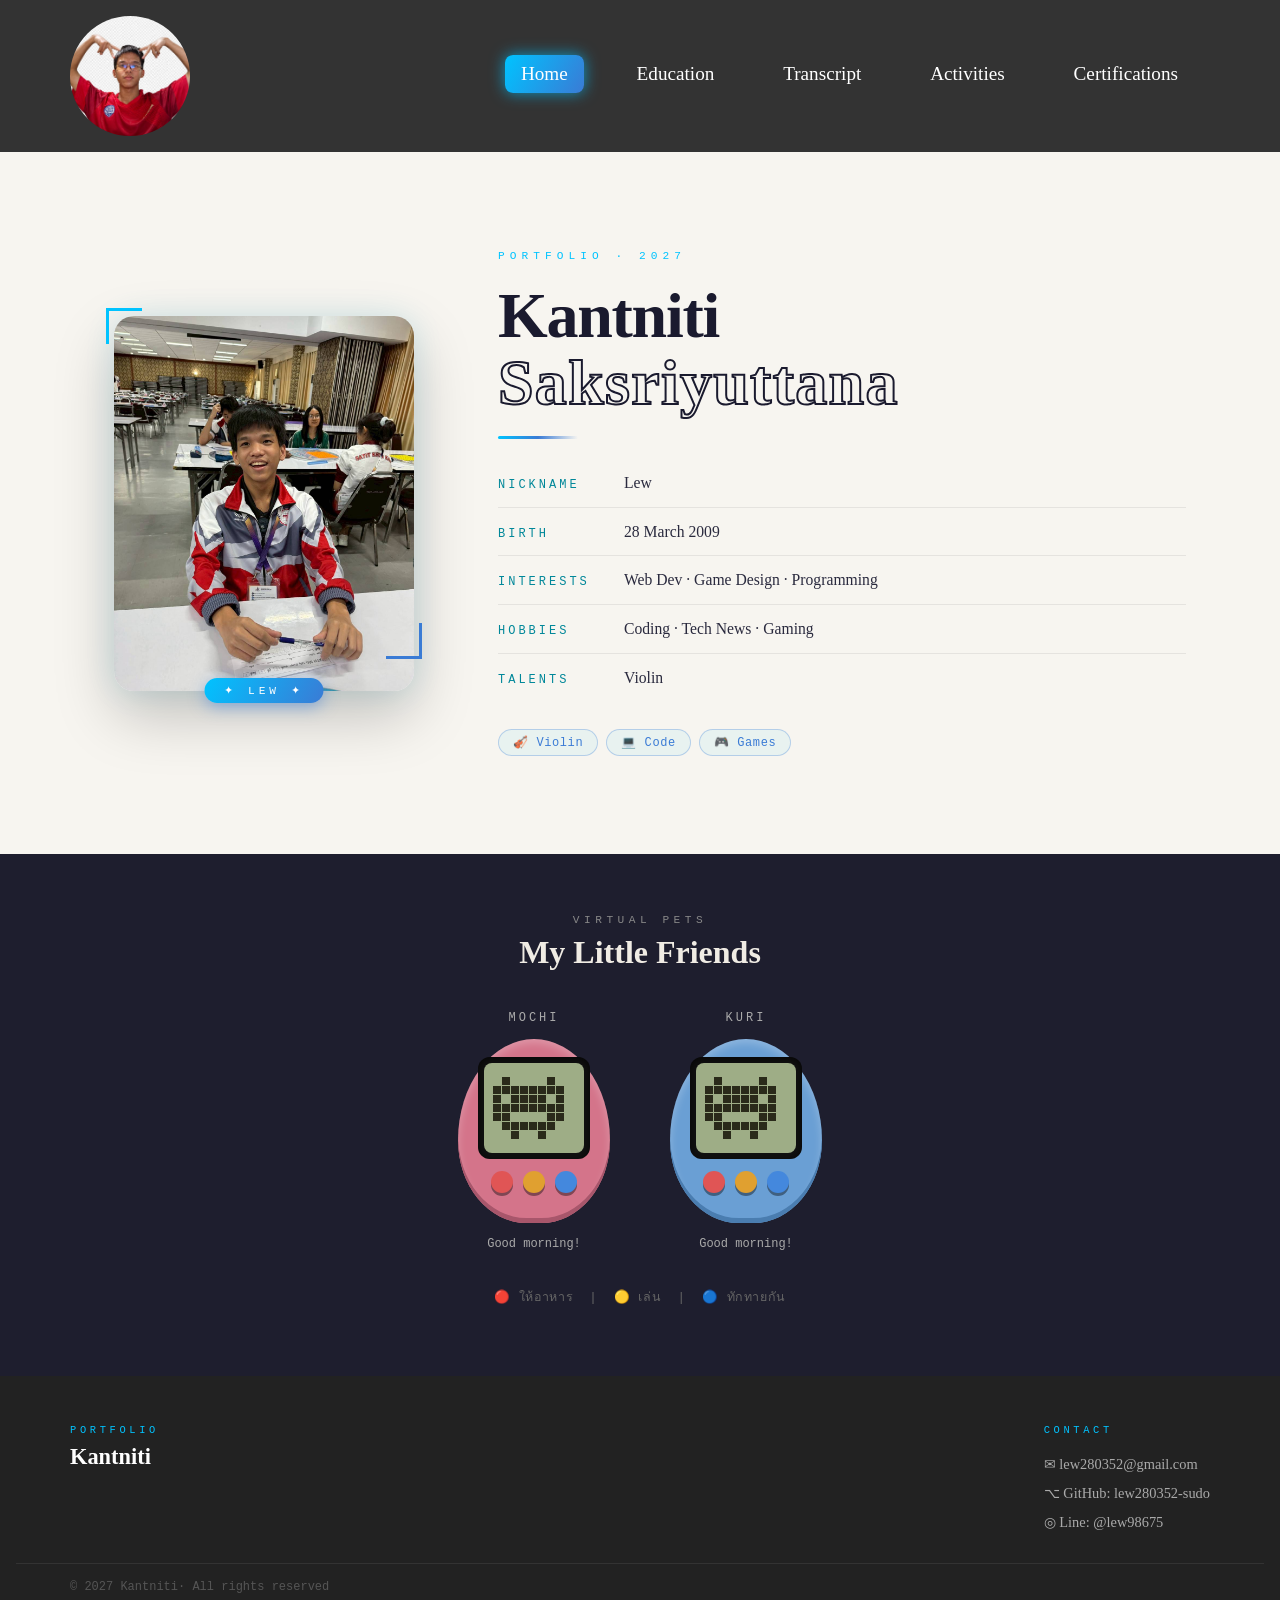
<file: index.html>
<!-- ประกาศว่าเป็น HTML5 -->
<!DOCTYPE html>
<html lang="en">
<head>
    <!-- กำหนดการเข้ารหัสตัวอักษรให้เป็น UTF-8 -->
    <meta charset="UTF-8">
    <!-- ปรับการแสดงผลให้เหมาะกับหน้าจอมือถือ -->
    <meta name="viewport" content="width=device-width, initial-scale=1.0">
    <!-- ชื่อชื่อแท็บของเว็บ -->
    <title>my portfolio</title>
    <!-- เชื่อมไฟล์สไตล์ชีทภายนอก -->
    <link rel="stylesheet" href="mainstyle.css?v=scicamp-1">
</head>
<body>
    <!-- แท็กนำทางหลักของหน้า -->
    <nav>
        <!-- กล่องเนื้อหาใช้จัดตำแหน่งและกั้นกรอบ -->
        <div class="content">
            <!-- บรรจุส่วนของโลโก้และเมนู -->
            <div class="nav-con">
                <!-- โลโก้หรือชื่อเว็บ สามารถคลิกเพื่อกลับหน้าแรก -->
                <div class="logo"><a href="#"> <img src="logo.jpg" alt="Logo"></a></div>
                <!-- เมนูนำทางหลักของเว็บ -->
                <ul class="menu">
                    <li><a href="#Home"><span>Home</span></a></li>
                    <li><a href="Education.html"><span>Education</span></a></li>
                    <li><a href="Transcript.html"><span>Transcript</span></a></li>
                    <li><a href="Activities.html"><span>Activities</span></a></li>
                    <li><a href="Certifications.html"><span>Certifications</span></a></li>
                </ul>
            </div>
        </div>
    </nav>
    <section class="main" id="Home">
        <div class="container">

            <!-- ===== HERO PROFILE SECTION ===== -->
            <!-- wrapper หลักที่จัดภาพและข้อมูลเคียงกันในแนวนอน -->
            <div class="hero-profile">

                <!-- ===== ฝั่งซ้าย: รูปโปรไฟล์ ===== -->
                <div class="hero-photo-col">
                    <!-- กรอบตกแต่งรอบรูป มีเส้น accent และเงา -->
                    <div class="photo-frame">
                        <!-- ป้ายมุมซ้ายบนสำหรับตกแต่ง -->
                        <div class="photo-corner photo-corner--tl"></div>
                        <!-- ป้ายมุมขวาล่างสำหรับตกแต่ง -->
                        <div class="photo-corner photo-corner--br"></div>
                        <!-- รูปโปรไฟล์ -->
                        <img src="lew.jpg" alt="Lew – Profile Photo" class="hero-img">
                        <!-- ป้ายชื่อเล่นที่ลอยอยู่ด้านล่าง -->
                        <div class="photo-badge">✦ Lew ✦</div>
                    </div>
                </div>

                <!-- ===== ฝั่งขวา: ข้อมูลส่วนตัว ===== -->
                <div class="hero-info-col">

                    <!-- ป้ายหมวดหมู่ขนาดเล็กด้านบน -->
                    <p class="hero-eyebrow">Portfolio · 2027</p>

                    <!-- ชื่อเต็มแสดงในฟอนต์ขนาดใหญ่ -->
                    <h1 class="hero-name">Kantniti<br><span class="hero-name-accent">Saksriyuttana</span></h1>

                    <!-- เส้นแบ่งตกแต่ง -->
                    <div class="hero-divider"></div>

                    <!-- รายการข้อมูลส่วนตัวแต่ละรายการ -->
                    <ul class="info-list">
                        <!-- แต่ละ item มี label (ชื่อฟิลด์) และ value (ข้อมูล) -->
                        <li class="info-item">
                            <span class="info-label">Nickname</span>
                            <span class="info-value">Lew</span>
                        </li>
                        <li class="info-item">
                            <span class="info-label">Birth</span>
                            <span class="info-value">28 March 2009</span>
                        </li>
                        <li class="info-item">
                            <span class="info-label">Interests</span>
                            <span class="info-value">Web Dev · Game Design · Programming</span>
                        </li>
                        <li class="info-item">
                            <span class="info-label">Hobbies</span>
                            <span class="info-value">Coding · Tech News · Gaming</span>
                        </li>
                        <li class="info-item">
                            <span class="info-label">Talents</span>
                            <span class="info-value">Violin</span>
                        </li>
                    </ul>

                    <!-- แถว tag/badge แสดงทักษะสั้น ๆ -->
                    <div class="hero-tags">
                        <span class="hero-tag">🎻 Violin</span>
                        <span class="hero-tag">💻 Code</span>
                        <a class="hero-tag" href="Activities.html#Games">🎮 Games</a>
                    </div>
                </div>

            </div>
        </div>
    </section>

    <!-- ===== TAMAGOTCHI SECTION ===== -->
    <section class="tama-section">
        <div class="tama-container">
            <p class="tama-label">Virtual Pets</p>
            <h2 class="tama-heading">My Little Friends</h2>
            <div class="tama-scene">

                <!-- ตัวทามาก็อตตัวแรก -->
                <div class="tama-unit">
                    <div class="tama-name">Mochi</div>
                    <div class="tama-wrapper">
                        <!-- หัวใจเมื่อกดปุ่มแล้ว -->
                        <span class="heart-pop" id="heartL">♥</span>
                        <div class="tama-device tama-device--pink">
                            <div class="tama-screen-border">
                                <!-- จอทามาก็อตวาดด้วย canvas -->
                                <canvas id="canvasL" width="100" height="90"></canvas>
                            </div>
                            <div class="tama-buttons">
                                <!-- ปุ่มคำสั่งสำหรับตัวแรก -->
                                <button class="tama-btn btn-red" onclick="tamaFeed('L')" title="Feed"></button>
                                <button class="tama-btn btn-yellow" onclick="tamaPlay('L')" title="Play"></button>
                                <button class="tama-btn btn-blue" onclick="tamaGreet('L')" title="Greet"></button>
                            </div>
                        </div>
                    </div>
                    <div class="tama-status" id="statusL">zzz...</div>
                </div>

                <!-- ตัวทามาก็อตตัวที่สอง -->
                <div class="tama-unit">
                    <div class="tama-name">Kuri</div>
                    <div class="tama-wrapper">
                        <span class="heart-pop" id="heartR">♥</span>
                        <div class="tama-device tama-device--blue">
                            <div class="tama-screen-border">
                                <canvas id="canvasR" width="100" height="90"></canvas>
                            </div>
                            <div class="tama-buttons">
                                <button class="tama-btn btn-red" onclick="tamaFeed('R')" title="Feed"></button>
                                <button class="tama-btn btn-yellow" onclick="tamaPlay('R')" title="Play"></button>
                                <button class="tama-btn btn-blue" onclick="tamaGreet('R')" title="Greet"></button>
                            </div>
                        </div>
                    </div>
                    <div class="tama-status" id="statusR">zzz...</div>
                </div>

            </div>
            <p class="tama-hint">🔴 ให้อาหาร &nbsp;|&nbsp; 🟡 เล่น &nbsp;|&nbsp; 🔵 ทักทายกัน</p>
        </div>
    </section>

    <script>
    // บรรจุโค้ดทามาก็อตไว้ใน IIFE เพื่อไม่ให้ตัวแปรรั่วสู่ global scope
    (function(){
        // สีพื้นหลังและสีพื้นหลังจอ
        const BG = '#9ead86', FG = '#2a2a1a', pxSz = 9, offY = 5;

        // กำหนดเฟรมภาพพิกเซลสำหรับแต่ละสถานะ
        const frames = {
            idle:[
                [0,0,0,0,0,0,0,0,0,0],
                [0,0,1,0,0,0,0,1,0,0],
                [0,1,1,1,1,1,1,1,1,0],
                [0,1,0,1,1,1,1,0,1,0],
                [0,1,1,1,1,1,1,1,1,0],
                [0,1,1,0,0,0,0,1,1,0],
                [0,0,1,1,1,1,1,1,0,0],
                [0,0,0,1,0,0,1,0,0,0],
                [0,0,0,0,0,0,0,0,0,0]
            ],
            happy: [
                [0,0,0,0,0,0,0,0,0,0],
                [0,0,1,0,0,0,0,1,0,0],
                [0,1,1,1,1,1,1,1,1,0],
                [0,1,1,0,1,1,0,1,1,0],
                [0,1,1,1,1,1,1,1,1,0],
                [0,1,0,1,1,1,1,0,1,0],
                [0,0,1,1,1,1,1,1,0,0],
                [0,0,1,0,1,1,0,1,0,0],
                [0,0,0,0,0,0,0,0,0,0]
            ],
            eat:   [
                [0,0,0,0,0,0,0,0,0,0],
                [0,0,0,0,1,1,0,0,0,0],
                [0,1,1,1,1,1,1,1,1,0],
                [0,1,0,1,1,1,1,0,1,0],
                [0,1,1,1,1,1,1,1,1,0],
                [0,1,1,1,0,0,1,1,1,0],
                [0,0,1,1,1,1,1,1,0,0],
                [0,0,0,1,0,0,1,0,0,0],
                [0,0,0,0,0,0,0,0,0,0]
            ],
            wave:  [
                [0,0,0,1,0,0,0,0,0,0],
                [0,0,1,1,0,0,0,1,0,0],
                [0,1,1,1,1,1,1,1,1,0],
                [0,1,0,1,1,1,1,0,1,0],
                [0,1,1,1,1,1,1,1,1,0],
                [0,1,1,0,0,0,0,1,1,0],
                [0,0,1,1,1,1,1,1,0,0],
                [0,0,0,1,1,0,1,0,0,0],
                [0,0,0,0,0,0,0,0,0,0]
            ],
            sleep: [
                [0,0,0,0,0,0,0,0,0,0],
                [0,0,0,0,0,0,0,0,0,0],
                [0,1,1,1,1,1,1,1,1,0],
                [0,1,1,0,1,1,0,1,1,0],
                [0,1,1,1,1,1,1,1,1,0],
                [0,1,1,0,1,1,0,1,1,0],
                [0,0,1,1,1,1,1,1,0,0],
                [0,0,0,1,1,1,1,0,0,0],
                [0,0,0,0,0,0,0,0,0,0]
            ],
        };

        // วาดภาพพิกเซลลง canvas ตามเฟรมที่กำหนด
        function drawFrame(canvas, key, flip) {
            const ctx = canvas.getContext('2d');
            ctx.fillStyle = BG; ctx.fillRect(0, 0, canvas.width, canvas.height);
            ctx.fillStyle = FG;
            frames[key].forEach((row, y) => row.forEach((v, x) => {
                if (v) ctx.fillRect((flip ? 9-x : x)*pxSz, y*pxSz+offY, pxSz-1, pxSz-1);
            }));
        }

        // สถานะของทามาก็อตแต่ละตัว
        const state = { L:{frame:'sleep',flip:false,timer:null}, R:{frame:'sleep',flip:true,timer:null} };
        const cvs = {L:document.getElementById('canvasL'), R:document.getElementById('canvasR')};
        const sts = {L:document.getElementById('statusL'), R:document.getElementById('statusR')};
        const hts = {L:document.getElementById('heartL'),  R:document.getElementById('heartR')};

        function render(id){ drawFrame(cvs[id], state[id].frame, state[id].flip); }
        function setStatus(id, msg){ sts[id].textContent = msg; }

        // เปลี่ยนเฟรมและสถานะชั่วคราว แล้วกลับไปที่ idle เมื่อครบเวลา
        function tempFrame(id, key, msg, dur){
            if(state[id].timer) clearTimeout(state[id].timer);
            state[id].frame = key;
            render(id);
            setStatus(id, msg);
            state[id].timer = setTimeout(() => {
                state[id].frame = 'idle';
                render(id);
                setStatus(id, '(*´ω`*)');
            }, dur);
        }

        // แสดงหัวใจเมื่อทามาก็อตถูกกระตุ้น
        function showHeart(id){
            const h = hts[id];
            h.classList.remove('show');
            void h.offsetWidth; // ทำให้ browser รีเฟรชการเปลี่ยนแปลงคลาส
            h.classList.add('show');
        }

        // คำสั่งต่าง ๆ ที่เรียกจากปุ่มใน HTML
        // ใส่ฟังก์ชันลงใน window เพื่อให้ onclick ใน HTML เรียกใช้งานได้
        window.tamaFeed = id => { tempFrame(id, 'eat', 'Nom nom~', 1200); showHeart(id); };
        window.tamaPlay = id => {
            let t = 0;
            if(state[id].timer) clearTimeout(state[id].timer);
            setStatus(id, 'Wheee~');
            const b = () => {
                state[id].frame = t % 2 === 0 ? 'happy' : 'idle';
                render(id);
                t++;
                if(t < 6) state[id].timer = setTimeout(b, 200);
                else {
                    state[id].frame = 'idle';
                    render(id);
                    setStatus(id, 'Yay!! (≧▽≦)');
                }
            };
            b();
        };
        window.tamaGreet = id => {
            const o = id === 'L' ? 'R' : 'L';
            tempFrame(id, 'wave', 'Hello!!', 1000);
            setTimeout(() => {
                tempFrame(o, 'wave', 'Hello!!', 1000);
                showHeart(id);
                showHeart(o);
            }, 300);
        };

        // เริ่มต้นวาดและแสดงสถานะเริ่มต้น
        render('L');
        render('R');
        setTimeout(() => {
            tempFrame('L', 'idle', 'Good morning!', 99999);
            setStatus('L', 'Good morning!');
            setTimeout(() => {
                tempFrame('R', 'idle', 'Good morning!', 99999);
                setStatus('R', 'Good morning!');
            }, 400);
        }, 800);
    })();
    </script>
    
    <!-- ตรวจสอบและไฮไลท์เมนูที่ active -->
    <script>
        // ฟังก์ชันนี้จะเลือกปุ่มเมนูที่ตรงกับหน้าปัจจุบันหรือ anchor ปัจจุบัน
        function updateActiveMenu() {
            // window.location.hash คือส่วน #Home หรือ #Profile ถ้ามี
            const currentHash = window.location.hash || '#Home';
            // window.location.pathname เอา path ของ URL แล้ว split('/') เพื่อหาไฟล์ชื่อสุดท้าย
            const currentPage = window.location.pathname.split('/').pop() || 'index.html';
            
            document.querySelectorAll('.menu a').forEach(link => {
                // ลบ active class ออกก่อน เพื่อรีเซ็ตทุกปุ่ม
                link.classList.remove('active');
                
                const href = link.getAttribute('href');
                
                // ถ้า href เริ่มด้วย # ให้ใช้ anchor เทียบกับ hash ปัจจุบัน
                if (href.startsWith('#')) {
                    if (href === currentHash) {
                        link.classList.add('active');
                    }
                }
                // ถ้า href เป็นชื่อไฟล์ เช่น Profile.html ให้เทียบกับหน้าไฟล์ปัจจุบัน
                else {
                    if (currentPage.toLowerCase() === href.toLowerCase()) {
                        link.classList.add('active');
                    }
                }
            });
        }
        
        // เรียกครั้งแรกตอนหน้ากโหลด เพื่อให้ปุ่ม active ถูกตั้งทันที
        updateActiveMenu();
        
        // ฟังเหตุการณ์ hashchange เมื่อ # ใน URL เปลี่ยน เช่น คลิกลิงก์ anchor
        window.addEventListener('hashchange', updateActiveMenu);
    </script>
<footer>
    <div class="footer-con">
        <div>
            <p class="footer-eyebrow">Portfolio</p>
            <p class="footer-brand">Kantniti</p>
        </div>
        <div class="footer-links">
            <p class="footer-eyebrow">Contact</p>
            <a href="mailto:lew280352@gmail.com">✉ lew280352@gmail.com</a>
            <a href="https://github.com/lew280352-sudo" target="_blank">⌥ GitHub: lew280352-sudo</a>
            <a href="https://line.me/ti/p/~lew98675" target="_blank">◎ Line: @lew98675</a>
        </div>
    </div>
    <div class="footer-divider"></div>
    <p class="footer-bottom">© 2027 Kantniti· All rights reserved</p>
</footer>
</body>
</html>
</file>
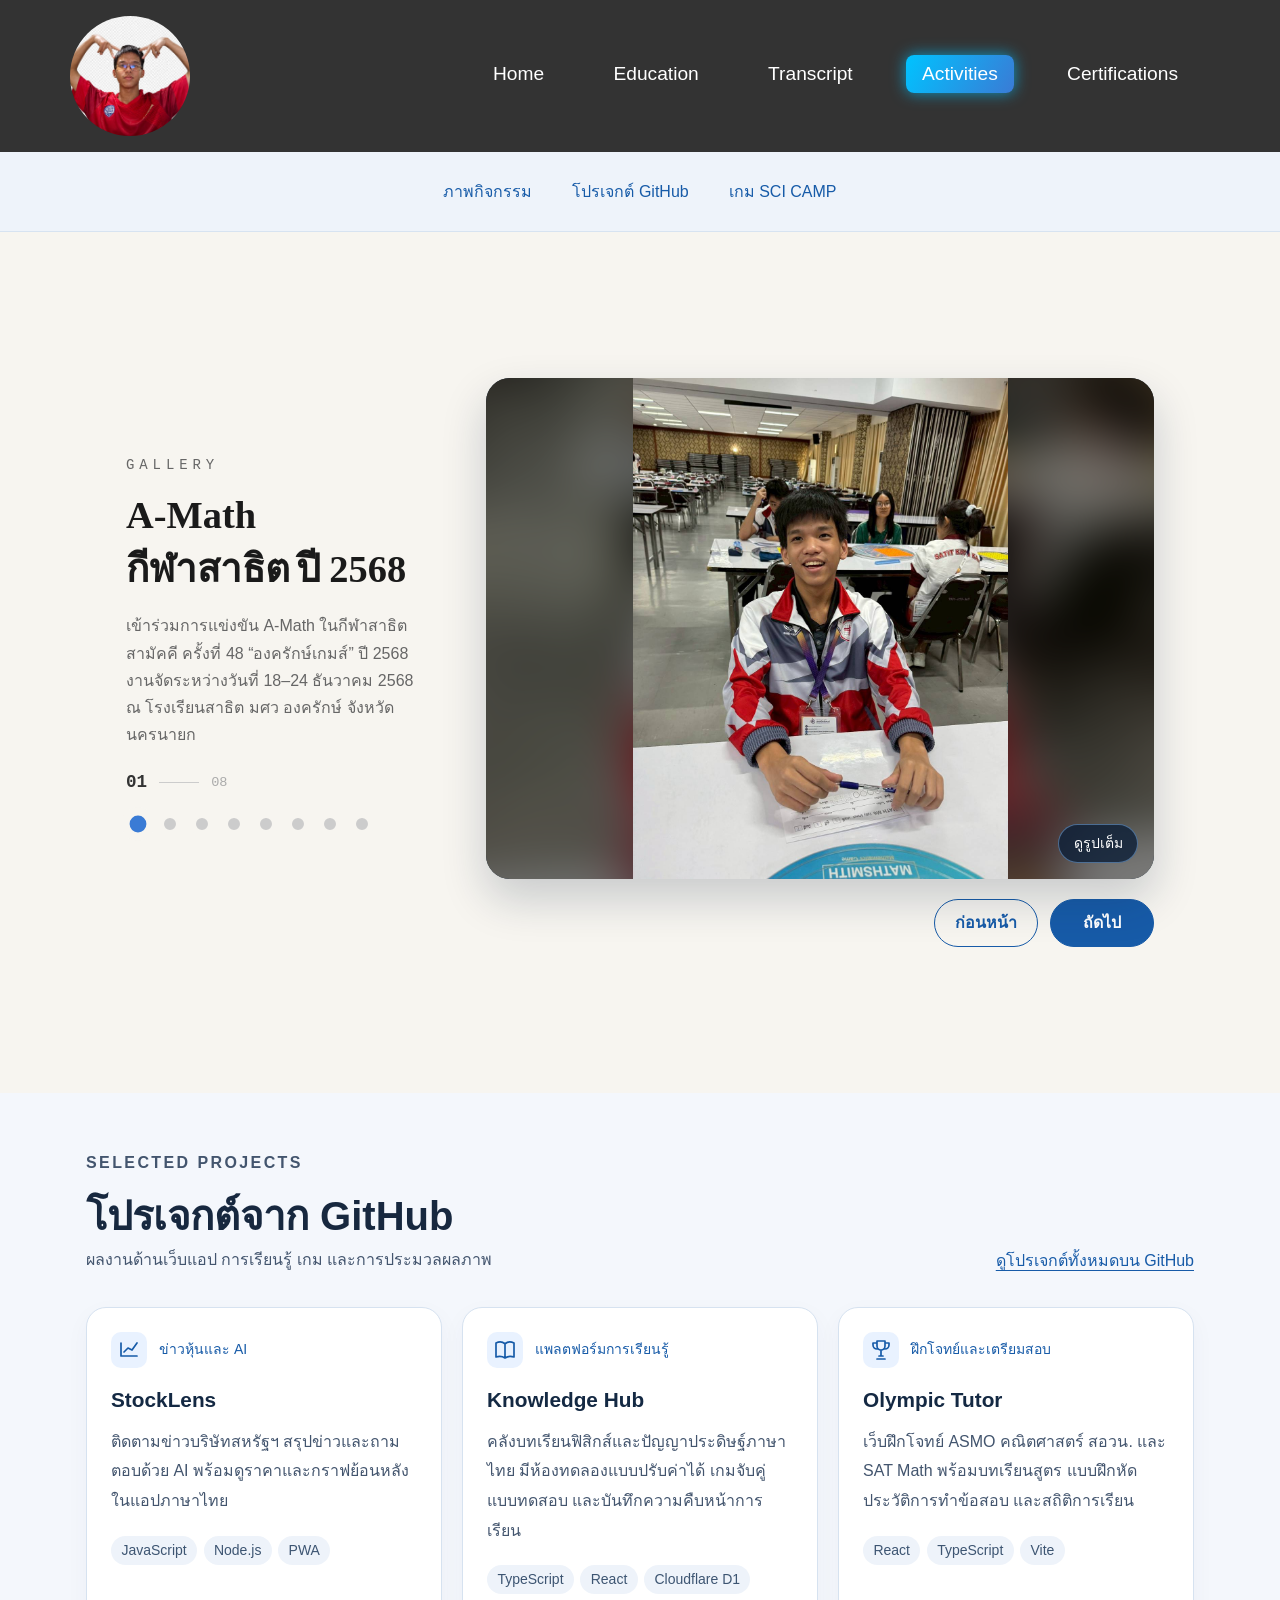
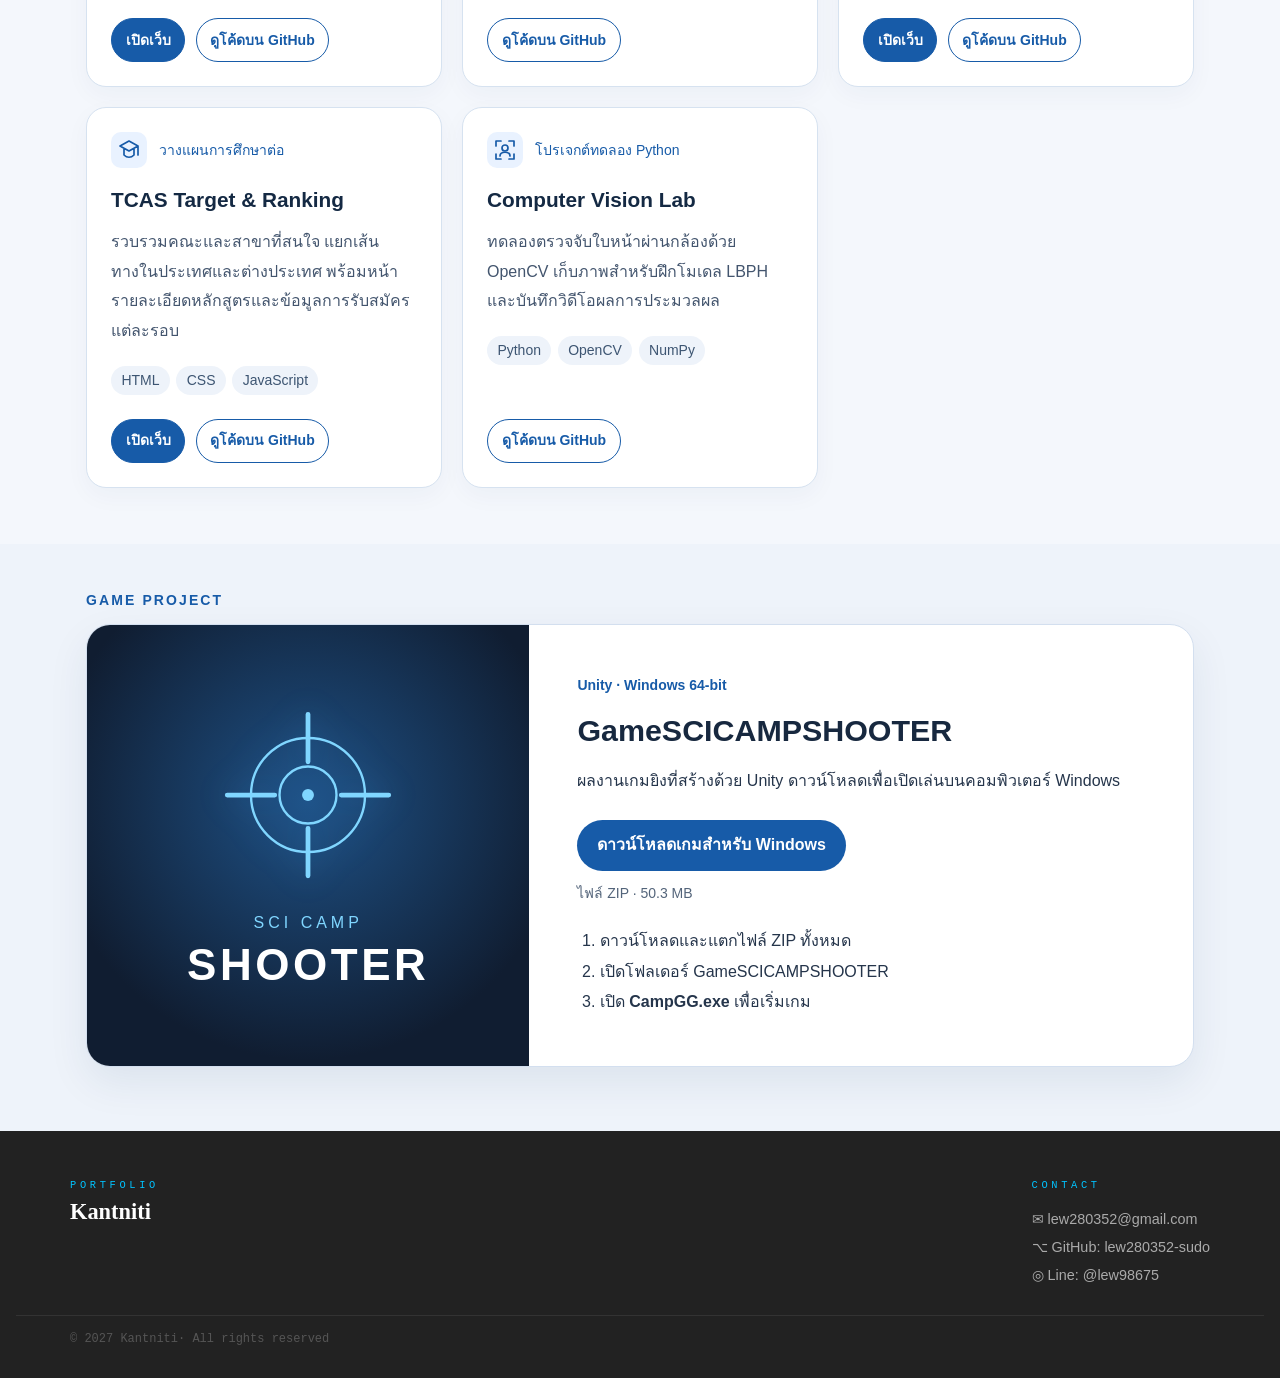
<file: Activities.html>
<!DOCTYPE html>
<html lang="th">
<head>
    <meta charset="UTF-8">
    <meta name="viewport" content="width=device-width, initial-scale=1.0">
    <title>my activities</title>
    <link rel="stylesheet" href="mainstyle.css?v=github-projects-1">
</head>
<body class="portfolio-media-page">
 <!-- แท็กนำทางหลักของหน้า -->
    <nav>
        <!-- กล่องเนื้อหาใช้จัดตำแหน่งและกั้นกรอบ -->
        <div class="content">
            <!-- บรรจุส่วนของโลโก้และเมนู -->
            <div class="nav-con">
                <!-- โลโก้หรือชื่อเว็บ สามารถคลิกเพื่อกลับหน้าแรก -->
                <div class="logo"><a href="#"> <img src="logo.jpg" alt="Logo"></a></div>
                <!-- เมนูนำทางหลักของเว็บ -->
                <ul class="menu">
                    <li><a href="index.html"><span>Home</span></a></li>
                    
                    <li><a href="Education.html"><span>Education</span></a></li>
                    <li><a href="Transcript.html"><span>Transcript</span></a></li>
                    <li><a href="#Activities"><span>Activities</span></a></li>
                    <li><a href="Certifications.html"><span>Certifications</span></a></li>
                </ul>
            </div>
        </div>
    </nav>
    <div class="activity-shortcuts" aria-label="เลือกหมวดผลงาน">
        <a href="#Activities">ภาพกิจกรรม</a>
        <a href="#Projects">โปรเจกต์ GitHub</a>
        <a href="#Games">เกม SCI CAMP</a>
    </div>

    <!-- เนื้อหาของหน้านี้ -->
    <section class="main" id="Activities">
        <div class="container">
            <div class="maincontainer-con">

                <!-- ส่วนข้อความเยื้องซ้าย -->
                <div class="maincontent-info">
                    <p class="slide-label">Gallery</p>
                    <h1 class="slide-title" id="slide-title"><span>A-Math</span><span>กีฬาสาธิต</span><span>ปี 2568</span></h1>
                    <p class="slide-desc" id="slide-desc">เข้าร่วมการแข่งขัน A-Math ในกีฬาสาธิตสามัคคี ครั้งที่ 48 “องครักษ์เกมส์” ปี 2568 งานจัดระหว่างวันที่ 18–24 ธันวาคม 2568 ณ โรงเรียนสาธิต มศว องครักษ์ จังหวัดนครนายก</p>
                    <!-- Counter -->
                    <div class="slide-counter" aria-live="polite" aria-atomic="true">
                        <span id="current-num">01</span>
                        <span class="counter-sep"></span>
                        <span id="total-num">08</span>
                    </div>
                    <!-- Dots -->
                    <div class="dots" id="dots"></div>
                </div>

                <!-- Carousel -->
                <div class="carousel-wrap">
                    <div class="carousel-track" id="carousel-track">
                        <div class="carousel-slide active" data-title="A-Math · กีฬาสาธิต ปี 2568" data-title-parts="A-Math|กีฬาสาธิต|ปี 2568" data-description="เข้าร่วมการแข่งขัน A-Math ในกีฬาสาธิตสามัคคี ครั้งที่ 48 “องครักษ์เกมส์” ปี 2568 งานจัดระหว่างวันที่ 18–24 ธันวาคม 2568 ณ โรงเรียนสาธิต มศว องครักษ์ จังหวัดนครนายก" data-source="https://nakhonnayok.prd.go.th/th/content/category/detail/id/57/iid/444117">
                            <img src="lew.jpg" alt="ภาพเข้าร่วมการแข่งขัน A-Math กีฬาสาธิตสามัคคี ครั้งที่ 48 องครักษ์เกมส์ ปี 2568" width="1108" height="1477">
                        </div>
                        <div class="carousel-slide" data-title="การแข่งขัน A-Math" data-title-parts="การแข่งขัน|A-Math" data-description="ภาพการแข่งขัน A-Math เกมต่อสมการคณิตศาสตร์">
                            <img src="assets/activities/amath-match.jpg" alt="การแข่งขัน A-Math" width="1108" height="1477" loading="lazy">
                        </div>
                        <div class="carousel-slide" data-title="บรรยากาศ A-Math" data-title-parts="บรรยากาศ|A-Math" data-description="บรรยากาศที่โต๊ะแข่งขัน A-Math และการวางแผนบนกระดาน">
                            <img src="assets/activities/amath-table.jpg" alt="บรรยากาศ A-Math" width="1108" height="1477" loading="lazy">
                        </div>
                        <div class="carousel-slide" data-title="ผลงานทีมหมากกระดาน" data-title-parts="ผลงานทีม|หมากกระดาน" data-description="สรุปผลงานรวมทีมกีฬาหมากกระดาน สาธิต มศว ประสานมิตร (ฝ่ายมัธยม) ใน “คำมอกหลวงเกมส์”: 4 เหรียญทอง 5 เหรียญเงิน 3 เหรียญทองแดง และ 1 MVP">
                            <img src="assets/activities/kham-mok-luang-team-results.png" alt="ผลงานทีมหมากกระดาน" width="1210" height="1212" loading="lazy">
                        </div>
                        <div class="carousel-slide" data-title="ชนะเลิศ A-Math ประเภททีม" data-title-parts="ชนะเลิศ|A-Math|ประเภททีม" data-description="รางวัลชนะเลิศ เอแม็ท มัธยมศึกษาตอนปลาย ประเภททีม ในกีฬาสาธิตสามัคคี ครั้งที่ 49 “คำมอกหลวงเกมส์” วันที่ 24–30 ตุลาคม 2569 ณ มหาวิทยาลัยพะเยา">
                            <img src="assets/certificates/amath-team-champion-2569.png" alt="ชนะเลิศ A-Math ประเภททีม" width="1332" height="947" loading="lazy">
                        </div>
                        <div class="carousel-slide" data-title="เรียนรู้เทคโนโลยีหุ่นยนต์" data-title-parts="เรียนรู้|เทคโนโลยี|หุ่นยนต์" data-description="ชมการสาธิตหุ่นยนต์และแลกเปลี่ยนความรู้เกี่ยวกับการทำงานของหุ่นยนต์">
                            <img src="assets/activities/robot-demonstration.jpg" alt="ชมการสาธิตหุ่นยนต์และแลกเปลี่ยนความรู้เกี่ยวกับการทำงานของหุ่นยนต์" width="1292" height="968" loading="lazy">
                        </div>
                        <div class="carousel-slide" data-title="กิจกรรมหุ่นยนต์ฟุตบอล" data-title-parts="กิจกรรม|หุ่นยนต์|ฟุตบอล" data-description="บรรยากาศการควบคุมหุ่นยนต์ในสนามฟุตบอลจำลอง">
                            <img src="assets/activities/robot-soccer.jpg" alt="บรรยากาศการควบคุมหุ่นยนต์ในสนามฟุตบอลจำลอง" width="1292" height="968" loading="lazy">
                        </div>
                        <div class="carousel-slide" data-title="ภาพร่วมกิจกรรม" data-title-parts="ภาพร่วม|กิจกรรม" data-description="ภาพหมู่กับผู้ร่วมกิจกรรมและทีมงานในงานหุ่นยนต์">
                            <img src="assets/activities/robotics-group.jpg" alt="ภาพหมู่กับผู้ร่วมกิจกรรมและทีมงานในงานหุ่นยนต์" width="1292" height="968" loading="lazy">
                        </div>
                    </div>

                    <!-- Buttons -->
                    <div class="carousel-btns">
                        <button class="carousel-btn prev" id="prev-btn" aria-label="รูปก่อนหน้า">ก่อนหน้า</button>
                        <button class="carousel-btn next" id="next-btn" aria-label="รูปถัดไป">ถัดไป</button>
                    </div>

                </div>

            </div>
        </div>
    </section>

    <section class="github-projects-section" id="Projects" aria-labelledby="projects-title">
        <div class="projects-container">
            <header class="projects-header">
                <div>
                    <p class="games-eyebrow">Selected Projects</p>
                    <h2 id="projects-title">โปรเจกต์จาก GitHub</h2>
                    <p>ผลงานด้านเว็บแอป การเรียนรู้ เกม และการประมวลผลภาพ</p>
                </div>
                <a class="project-profile-link" href="https://github.com/lew280352-sudo" target="_blank" rel="noopener">ดูโปรเจกต์ทั้งหมดบน GitHub</a>
            </header>
            <div class="github-project-grid">
                <article class="github-project-card">
                    <div class="project-category"><svg viewBox="0 0 24 24" fill="none" stroke="currentColor" stroke-width="1.7" stroke-linecap="round" stroke-linejoin="round" aria-hidden="true"><path d="M4 18V5m0 13h16M7 14l4-4 4 2 5-7"/></svg><span>ข่าวหุ้นและ AI</span></div>
                    <h3>StockLens</h3>
                    <p class="project-description">ติดตามข่าวบริษัทสหรัฐฯ สรุปข่าวและถามตอบด้วย AI พร้อมดูราคาและกราฟย้อนหลังในแอปภาษาไทย</p>
                    <ul class="project-technologies" aria-label="เทคโนโลยีที่ใช้"><li>JavaScript</li><li>Node.js</li><li>PWA</li></ul>
                    <div class="project-actions"><a class="project-live" href="https://stocklen-znwy.onrender.com/" target="_blank" rel="noopener" aria-label="เปิดเว็บ StockLens ในแท็บใหม่">เปิดเว็บ</a>
<a class="project-code" href="https://github.com/lew280352-sudo/StockLens" target="_blank" rel="noopener" aria-label="ดูโค้ด StockLens บน GitHub ในแท็บใหม่">ดูโค้ดบน GitHub</a></div>
                </article>
                <article class="github-project-card">
                    <div class="project-category"><svg viewBox="0 0 24 24" fill="none" stroke="currentColor" stroke-width="1.7" stroke-linecap="round" stroke-linejoin="round" aria-hidden="true"><path d="M12 5v15M12 6C9 3 5 4 3 5v14c3-1 6-1 9 1 3-2 6-2 9-1V5c-2-1-6-2-9 1Z"/></svg><span>แพลตฟอร์มการเรียนรู้</span></div>
                    <h3>Knowledge Hub</h3>
                    <p class="project-description">คลังบทเรียนฟิสิกส์และปัญญาประดิษฐ์ภาษาไทย มีห้องทดลองแบบปรับค่าได้ เกมจับคู่ แบบทดสอบ และบันทึกความคืบหน้าการเรียน</p>
                    <ul class="project-technologies" aria-label="เทคโนโลยีที่ใช้"><li>TypeScript</li><li>React</li><li>Cloudflare D1</li></ul>
                    <div class="project-actions"><a class="project-code" href="https://github.com/lew280352-sudo/Knowledge_Hub" target="_blank" rel="noopener" aria-label="ดูโค้ด Knowledge Hub บน GitHub ในแท็บใหม่">ดูโค้ดบน GitHub</a></div>
                </article>
                <article class="github-project-card">
                    <div class="project-category"><svg viewBox="0 0 24 24" fill="none" stroke="currentColor" stroke-width="1.7" stroke-linecap="round" stroke-linejoin="round" aria-hidden="true"><path d="M8 3h8v5a4 4 0 0 1-8 0V3Zm0 2H4v2a4 4 0 0 0 4 4m8-6h4v2a4 4 0 0 1-4 4m-4 1v6m-4 3h8m-6-3h4"/></svg><span>ฝึกโจทย์และเตรียมสอบ</span></div>
                    <h3>Olympic Tutor</h3>
                    <p class="project-description">เว็บฝึกโจทย์ ASMO คณิตศาสตร์ สอวน. และ SAT Math พร้อมบทเรียนสูตร แบบฝึกหัด ประวัติการทำข้อสอบ และสถิติการเรียน</p>
                    <ul class="project-technologies" aria-label="เทคโนโลยีที่ใช้"><li>React</li><li>TypeScript</li><li>Vite</li></ul>
                    <div class="project-actions"><a class="project-live" href="https://lew280352-sudo.github.io/olympic-tutor/" target="_blank" rel="noopener" aria-label="เปิดเว็บ Olympic Tutor ในแท็บใหม่">เปิดเว็บ</a>
<a class="project-code" href="https://github.com/lew280352-sudo/olympic-tutor" target="_blank" rel="noopener" aria-label="ดูโค้ด Olympic Tutor บน GitHub ในแท็บใหม่">ดูโค้ดบน GitHub</a></div>
                </article>
                <article class="github-project-card">
                    <div class="project-category"><svg viewBox="0 0 24 24" fill="none" stroke="currentColor" stroke-width="1.7" stroke-linecap="round" stroke-linejoin="round" aria-hidden="true"><path d="m3 8 9-5 9 5-9 5-9-5Zm4 3v6c3 3 7 3 10 0v-6m4-3v9"/></svg><span>วางแผนการศึกษาต่อ</span></div>
                    <h3>TCAS Target &amp; Ranking</h3>
                    <p class="project-description">รวบรวมคณะและสาขาที่สนใจ แยกเส้นทางในประเทศและต่างประเทศ พร้อมหน้ารายละเอียดหลักสูตรและข้อมูลการรับสมัครแต่ละรอบ</p>
                    <ul class="project-technologies" aria-label="เทคโนโลยีที่ใช้"><li>HTML</li><li>CSS</li><li>JavaScript</li></ul>
                    <div class="project-actions"><a class="project-live" href="https://lew280352-sudo.github.io/My-TCAS-Target-Ranking/" target="_blank" rel="noopener" aria-label="เปิดเว็บ TCAS Target &amp; Ranking ในแท็บใหม่">เปิดเว็บ</a>
<a class="project-code" href="https://github.com/lew280352-sudo/My-TCAS-Target-Ranking" target="_blank" rel="noopener" aria-label="ดูโค้ด TCAS Target &amp; Ranking บน GitHub ในแท็บใหม่">ดูโค้ดบน GitHub</a></div>
                </article>
                <article class="github-project-card">
                    <div class="project-category"><svg viewBox="0 0 24 24" fill="none" stroke="currentColor" stroke-width="1.7" stroke-linecap="round" stroke-linejoin="round" aria-hidden="true"><path d="M8 3H3v5m13-5h5v5M3 16v5h5m13-5v5h-5"/><circle cx="12" cy="10" r="3"/><path d="M7 18c0-5 10-5 10 0"/></svg><span>โปรเจกต์ทดลอง Python</span></div>
                    <h3>Computer Vision Lab</h3>
                    <p class="project-description">ทดลองตรวจจับใบหน้าผ่านกล้องด้วย OpenCV เก็บภาพสำหรับฝึกโมเดล LBPH และบันทึกวิดีโอผลการประมวลผล</p>
                    <ul class="project-technologies" aria-label="เทคโนโลยีที่ใช้"><li>Python</li><li>OpenCV</li><li>NumPy</li></ul>
                    <div class="project-actions"><a class="project-code" href="https://github.com/lew280352-sudo/work-m.5" target="_blank" rel="noopener" aria-label="ดูโค้ด Computer Vision Lab บน GitHub ในแท็บใหม่">ดูโค้ดบน GitHub</a></div>
                </article>
            </div>
        </div>
    </section>

    <section class="games-section" id="Games" aria-labelledby="games-title" lang="th">
        <div class="games-container">
            <p class="games-eyebrow">Game Project</p>
            <article class="game-project">
                <div class="game-art" aria-hidden="true">
                    <svg viewBox="0 0 160 160" fill="none">
                        <circle cx="80" cy="80" r="48" stroke="currentColor" stroke-width="2"/>
                        <circle cx="80" cy="80" r="24" stroke="currentColor" stroke-width="2"/>
                        <path d="M80 12v40m0 56v40M12 80h40m56 0h40" stroke="currentColor" stroke-width="4" stroke-linecap="round"/>
                        <circle cx="80" cy="80" r="5" fill="currentColor"/>
                    </svg>
                    <span>SCI CAMP</span>
                    <strong>SHOOTER</strong>
                </div>
                <div class="game-info">
                    <p class="game-platform">Unity · Windows 64-bit</p>
                    <h2 id="games-title">GameSCICAMPSHOOTER</h2>
                    <p>ผลงานเกมยิงที่สร้างด้วย Unity ดาวน์โหลดเพื่อเปิดเล่นบนคอมพิวเตอร์ Windows</p>
                    <a class="game-download" href="https://github.com/lew280352-sudo/My-web/releases/download/scicamp-windows-v1/GameSCICAMPSHOOTER-Windows.zip">ดาวน์โหลดเกมสำหรับ Windows</a>
                    <p class="game-file-info">ไฟล์ ZIP · 50.3 MB</p>
                    <ol class="game-instructions" aria-label="วิธีเปิดเกม">
                        <li>ดาวน์โหลดและแตกไฟล์ ZIP ทั้งหมด</li>
                        <li>เปิดโฟลเดอร์ GameSCICAMPSHOOTER</li>
                        <li>เปิด <strong>CampGG.exe</strong> เพื่อเริ่มเกม</li>
                    </ol>
                </div>
            </article>
        </div>
    </section>

    <dialog class="image-viewer" id="image-viewer" aria-labelledby="viewer-title">
        <div class="viewer-toolbar">
            <p id="viewer-title"></p>
            <form method="dialog"><button class="viewer-close" autofocus>ปิดรูป</button></form>
        </div>
        <img id="viewer-image" alt="">
    </dialog>

    <script>
        const slides = [...document.querySelectorAll('.carousel-slide')];
        const dotsContainer = document.getElementById('dots');
        const viewer = document.getElementById('image-viewer');
        const viewerImage = document.getElementById('viewer-image');
        slides.forEach(slide => {
            const photo = slide.querySelector('img');
            slide.style.setProperty('--photo', `url("${photo.getAttribute('src')}")`);
            const button = document.createElement('button');
            button.type = 'button';
            button.className = 'photo-open';
            button.setAttribute('aria-label', `ดูรูปเต็ม: ${slide.dataset.title}`);
            button.setAttribute('aria-haspopup', 'dialog');
            photo.replaceWith(button);
            button.appendChild(photo);
            const hint = document.createElement('span');
            hint.className = 'photo-hint';
            hint.textContent = 'ดูรูปเต็ม';
            hint.setAttribute('aria-hidden', 'true');
            button.appendChild(hint);
            button.addEventListener('click', () => {
                viewerImage.src = photo.src;
                viewerImage.alt = photo.alt;
                document.getElementById('viewer-title').textContent = slide.dataset.title;
                viewer.showModal();
                document.body.classList.add('viewer-open');
            });
        });
        viewer.addEventListener('close', () => document.body.classList.remove('viewer-open'));
        viewer.addEventListener('click', event => {
            const bounds = viewer.getBoundingClientRect();
            if (event.target === viewer && (event.clientX < bounds.left || event.clientX > bounds.right || event.clientY < bounds.top || event.clientY > bounds.bottom)) {
                viewer.close();
            }
        });
        let current = 0;
        const dots = slides.map((slide, index) => {
            const dot = document.createElement('button');
            dot.className = 'dot';
            dot.type = 'button';
            dot.setAttribute('aria-label', `ดูรูปที่ ${index + 1}: ${slide.dataset.title}`);
            dot.addEventListener('click', () => goTo(index));
            dotsContainer.appendChild(dot);
            return dot;
        });
        function goTo(index) {
            current = (index + slides.length) % slides.length;
            slides.forEach((slide, i) => {
                slide.classList.toggle('active', i === current);
                slide.setAttribute('aria-hidden', String(i !== current));
                slide.inert = i !== current;
                dots[i].classList.toggle('active', i === current);
                dots[i].setAttribute('aria-pressed', String(i === current));
            });
            const titleParts = slides[current].dataset.titleParts.split('|').map(text => {
                const part = document.createElement('span');
                part.textContent = text;
                return part;
            });
            document.getElementById('slide-title').replaceChildren(...titleParts);
            document.getElementById('slide-desc').textContent = slides[current].dataset.description;
            document.getElementById('current-num').textContent = String(current + 1).padStart(2, '0');
            document.getElementById('total-num').textContent = String(slides.length).padStart(2, '0');
        }
        document.getElementById('next-btn').addEventListener('click', () => goTo(current + 1));
        document.getElementById('prev-btn').addEventListener('click', () => goTo(current - 1));
        document.getElementById('Activities').addEventListener('keydown', event => {
            if (event.key === 'ArrowRight' || event.key === 'ArrowLeft') {
                event.preventDefault();
                goTo(current + (event.key === 'ArrowRight' ? 1 : -1));
            }
        });
        goTo(0);
    </script>




  <!-- ตรวจสอบและไฮไลท์เมนูที่ active -->
    <script>
        function updateActiveMenu() {
            const currentHash = window.location.hash || '#Home';
            const currentPage = window.location.pathname.split('/').pop().toLowerCase() || 'index.html';
            const currentPageName = currentPage.replace(/\.html$/, '');
            
            document.querySelectorAll('.menu a').forEach(link => {
                link.classList.remove('active');
                
                const href = link.getAttribute('href');
                if (!href) return;
                
                if (href.startsWith('#')) {
                    const targetId = href.slice(1).toLowerCase();
                    const currentHashId = currentHash.slice(1).toLowerCase();
                    if (targetId === currentHashId || targetId === currentPageName) {
                        link.classList.add('active');
                    }
                }
                else if (currentPage === href.toLowerCase()) {
                    link.classList.add('active');
                }
            });
        }
        
        // อัปเดตเมื่อหน้าโหลด
        updateActiveMenu();
        
        // อัปเดตเมื่อเปลี่ยน hash (ลิงก์ anchor)
        window.addEventListener('hashchange', updateActiveMenu);
    </script>
<footer>
    <div class="footer-con">
        <div>
            <p class="footer-eyebrow">Portfolio</p>
            <p class="footer-brand">Kantniti</p>
        </div>
        <div class="footer-links">
            <p class="footer-eyebrow">Contact</p>
            <a href="mailto:lew280352@gmail.com">✉ lew280352@gmail.com</a>
            <a href="https://github.com/lew280352-sudo" target="_blank">⌥ GitHub: lew280352-sudo</a>
            <a href="https://line.me/ti/p/~lew98675" target="_blank">◎ Line: @lew98675</a>
        </div>
    </div>
    <div class="footer-divider"></div>
    <p class="footer-bottom">© 2027 Kantniti· All rights reserved</p>
</footer>
</body>
</html>
</file>
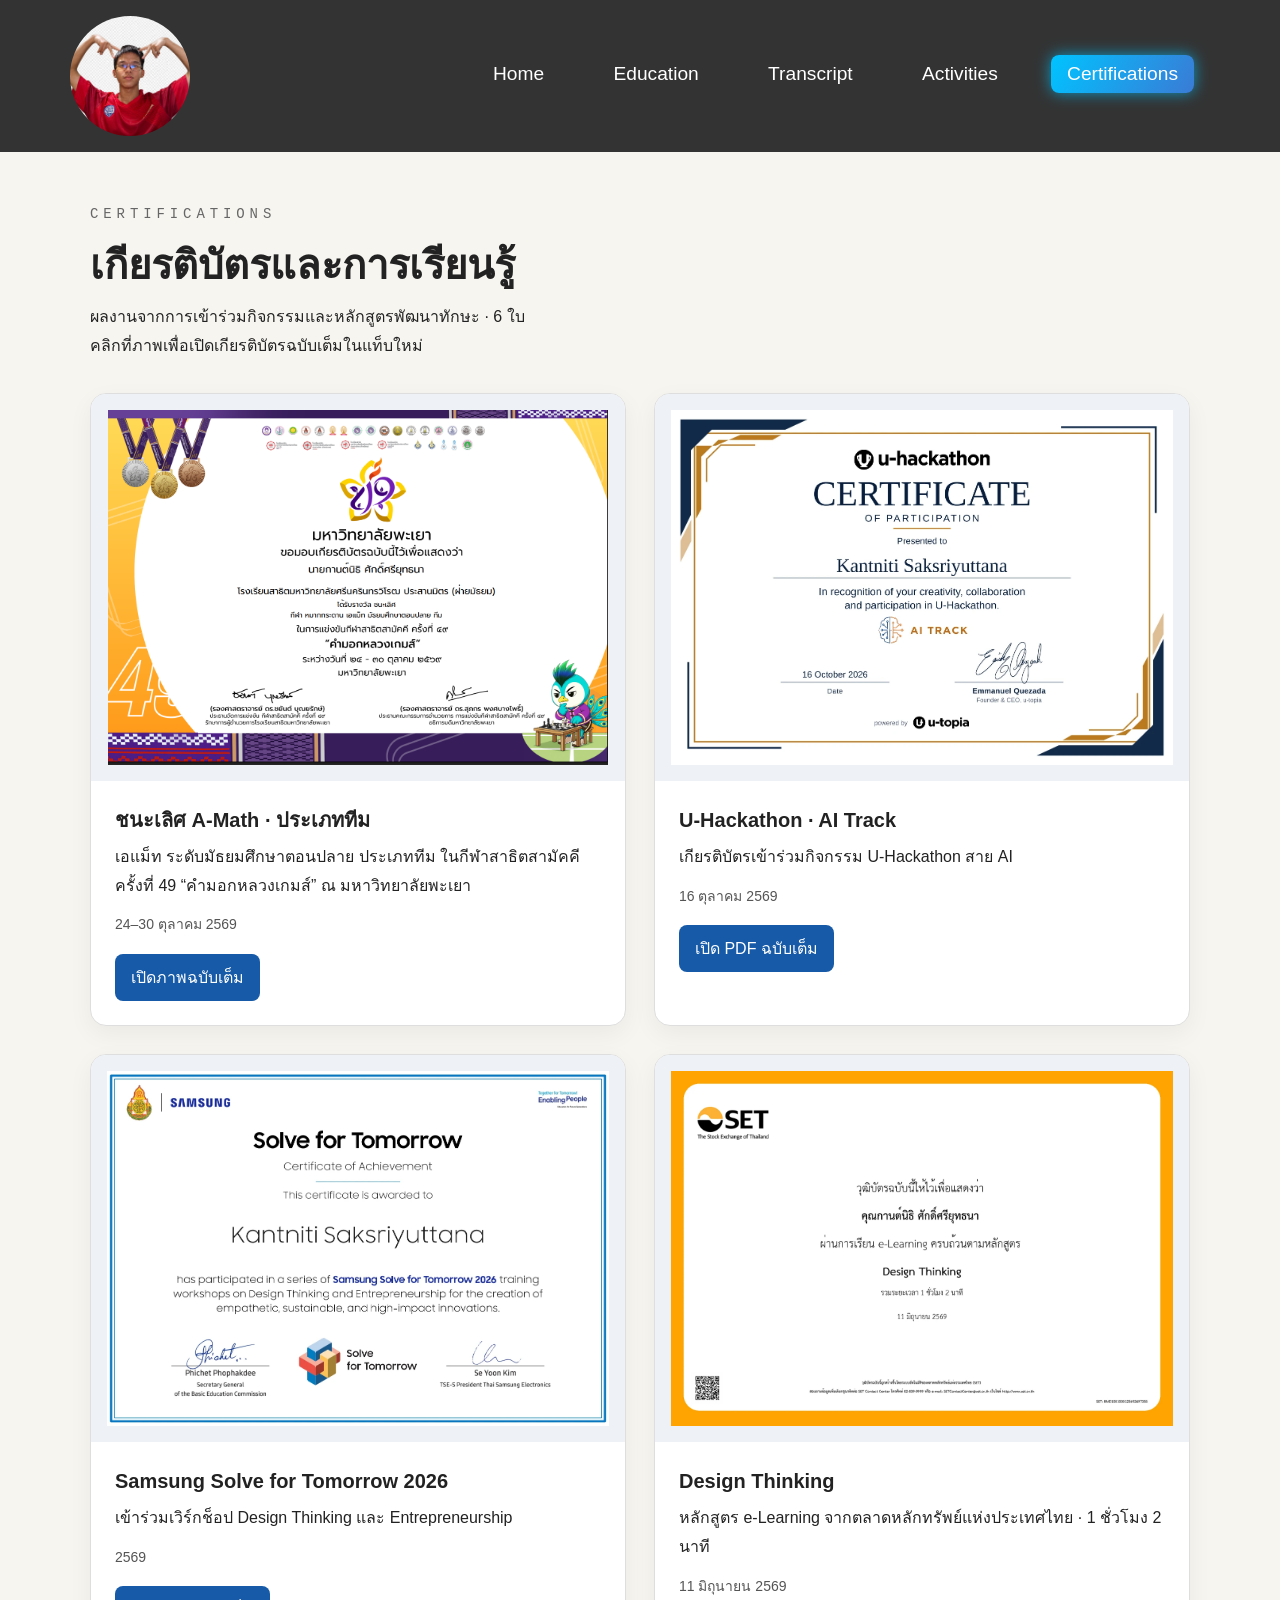
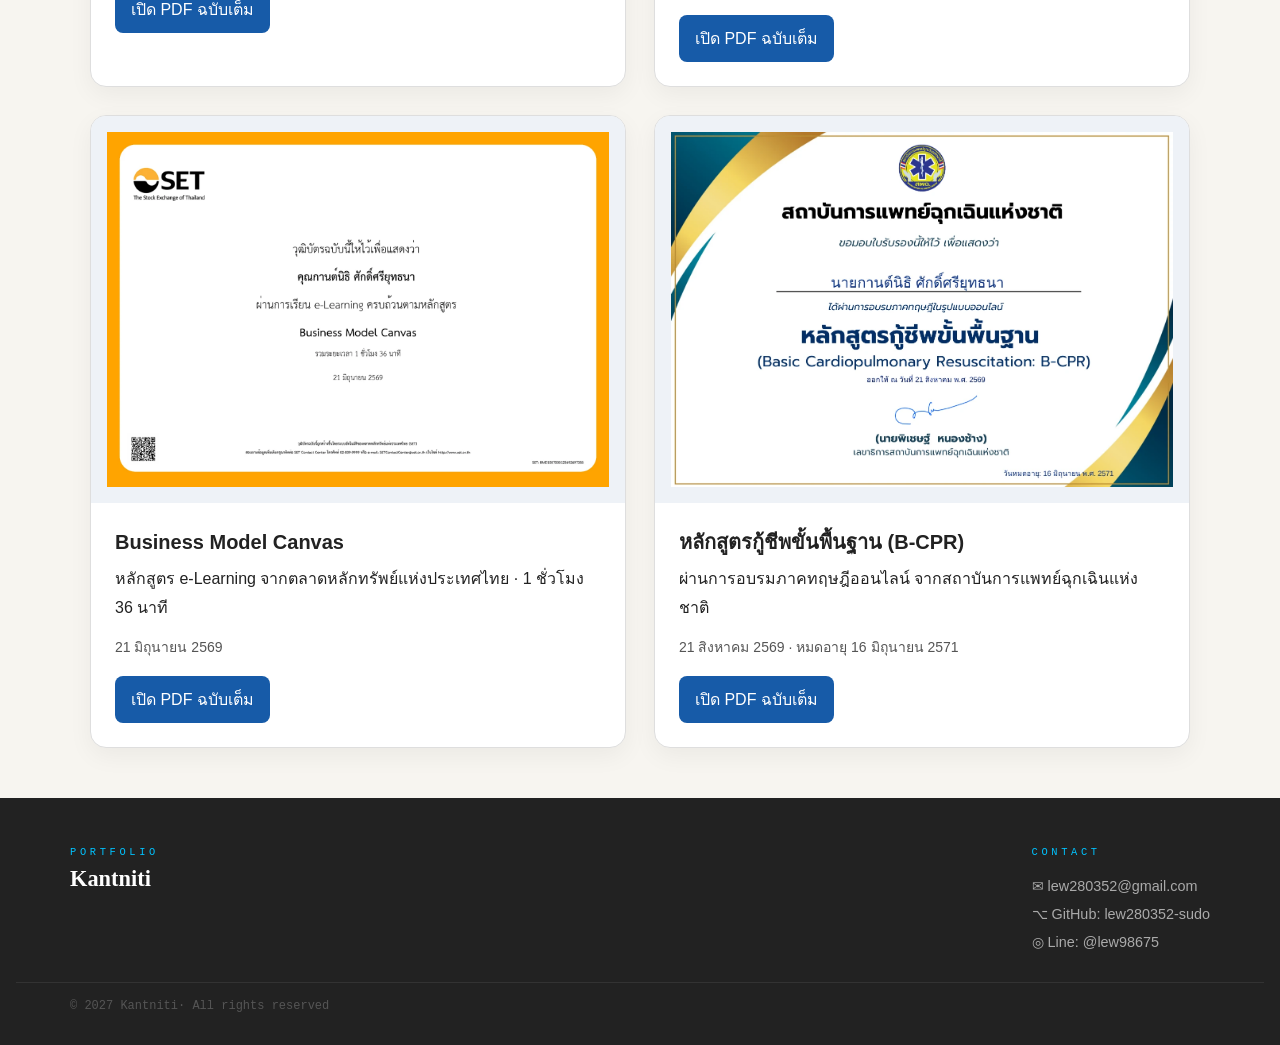
<file: Certifications.html>
<!DOCTYPE html>
<html lang="th">
<head>
    <meta charset="UTF-8">
    <meta name="viewport" content="width=device-width, initial-scale=1.0">
    <title>my certifications</title>
    <link rel="stylesheet" href="mainstyle.css">
</head>
<body class="portfolio-media-page">
 <!-- แท็กนำทางหลักของหน้า -->
    <nav>
        <!-- กล่องเนื้อหาใช้จัดตำแหน่งและกั้นกรอบ -->
        <div class="content">
            <!-- บรรจุส่วนของโลโก้และเมนู -->
            <div class="nav-con">
                <!-- โลโก้หรือชื่อเว็บ สามารถคลิกเพื่อกลับหน้าแรก -->
                <div class="logo"><a href="#"> <img src="logo.jpg" alt="Logo"></a></div>
                <!-- เมนูนำทางหลักของเว็บ -->
                <ul class="menu">
                    <li><a href="index.html"><span>Home</span></a></li>      
                    <li><a href="Education.html"><span>Education</span></a></li>
                    <li><a href="Transcript.html"><span>Transcript</span></a></li>
                    <li><a href="Activities.html"><span>Activities</span></a></li>
                    <li><a href="#Certifications"><span>Certifications</span></a></li>
                </ul>
            </div>
        </div>
    </nav>

    <!-- เนื้อหาของหน้านี้ -->
    <section class="main" id="Certifications">
        <div class="certificates-container">
            <header class="certificates-heading">
                <p class="slide-label">Certifications</p>
                <h1>เกียรติบัตรและการเรียนรู้</h1>
                <p>ผลงานจากการเข้าร่วมกิจกรรมและหลักสูตรพัฒนาทักษะ · 6 ใบ</p>
                <p>คลิกที่ภาพเพื่อเปิดเกียรติบัตรฉบับเต็มในแท็บใหม่</p>
            </header>
            <div class="certificates-grid">
                <article class="certificate-card">
                    <a class="certificate-preview" href="assets/certificates/amath-team-champion-2569.png" target="_blank" rel="noopener" aria-label="เปิดเกียรติบัตรชนะเลิศ A-Math ประเภททีม ฉบับเต็มในแท็บใหม่">
                        <img src="assets/certificates/amath-team-champion-2569.png" alt="เกียรติบัตรรางวัลชนะเลิศ เอแม็ท มัธยมศึกษาตอนปลาย ประเภททีม คำมอกหลวงเกมส์ ปี 2569" width="1332" height="947" loading="lazy" decoding="async">
                    </a>
                    <div class="certificate-info">
                        <h2>ชนะเลิศ A-Math · ประเภททีม</h2>
                        <p>เอแม็ท ระดับมัธยมศึกษาตอนปลาย ประเภททีม ในกีฬาสาธิตสามัคคี ครั้งที่ 49 “คำมอกหลวงเกมส์” ณ มหาวิทยาลัยพะเยา</p>
                        <p class="certificate-date">24–30 ตุลาคม 2569</p>
                        <a class="certificate-link" href="assets/certificates/amath-team-champion-2569.png" target="_blank" rel="noopener">เปิดภาพฉบับเต็ม<span class="sr-only">: เกียรติบัตรชนะเลิศ A-Math ประเภททีม (แท็บใหม่)</span></a>
                    </div>
                </article>
                <article class="certificate-card">
                    <a class="certificate-preview" href="assets/certificates/u-hackathon-ai.pdf" target="_blank" rel="noopener" aria-label="เปิดเกียรติบัตร U-Hackathon · AI Track ฉบับเต็ม (PDF ในแท็บใหม่)">
                        <img src="assets/certificates/u-hackathon-ai.webp" alt="เกียรติบัตร U-Hackathon · AI Track ของกานต์นิธิ ศักดิ์ศรียุทธนา" width="1263" height="893" loading="lazy" decoding="async">
                    </a>
                    <div class="certificate-info">
                        <h2>U-Hackathon · AI Track</h2>
                        <p>เกียรติบัตรเข้าร่วมกิจกรรม U-Hackathon สาย AI</p>
                        <p class="certificate-date">16 ตุลาคม 2569</p>
                        <a class="certificate-link" href="assets/certificates/u-hackathon-ai.pdf" target="_blank" rel="noopener">เปิด PDF ฉบับเต็ม<span class="sr-only">: U-Hackathon · AI Track (แท็บใหม่)</span></a>
                    </div>
                </article>
                <article class="certificate-card">
                    <a class="certificate-preview" href="assets/certificates/samsung-solve-for-tomorrow.pdf" target="_blank" rel="noopener" aria-label="เปิดเกียรติบัตร Samsung Solve for Tomorrow 2026 ฉบับเต็ม (PDF ในแท็บใหม่)">
                        <img src="assets/certificates/samsung-solve-for-tomorrow.webp" alt="เกียรติบัตร Samsung Solve for Tomorrow 2026 ของกานต์นิธิ ศักดิ์ศรียุทธนา" width="1263" height="894" loading="lazy" decoding="async">
                    </a>
                    <div class="certificate-info">
                        <h2>Samsung Solve for Tomorrow 2026</h2>
                        <p>เข้าร่วมเวิร์กช็อป Design Thinking และ Entrepreneurship</p>
                        <p class="certificate-date">2569</p>
                        <a class="certificate-link" href="assets/certificates/samsung-solve-for-tomorrow.pdf" target="_blank" rel="noopener">เปิด PDF ฉบับเต็ม<span class="sr-only">: Samsung Solve for Tomorrow 2026 (แท็บใหม่)</span></a>
                    </div>
                </article>
                <article class="certificate-card">
                    <a class="certificate-preview" href="assets/certificates/design-thinking.pdf" target="_blank" rel="noopener" aria-label="เปิดเกียรติบัตร Design Thinking ฉบับเต็ม (PDF ในแท็บใหม่)">
                        <img src="assets/certificates/design-thinking.webp" alt="เกียรติบัตร Design Thinking ของกานต์นิธิ ศักดิ์ศรียุทธนา" width="1400" height="990" loading="lazy" decoding="async">
                    </a>
                    <div class="certificate-info">
                        <h2>Design Thinking</h2>
                        <p>หลักสูตร e-Learning จากตลาดหลักทรัพย์แห่งประเทศไทย · 1 ชั่วโมง 2 นาที</p>
                        <p class="certificate-date">11 มิถุนายน 2569</p>
                        <a class="certificate-link" href="assets/certificates/design-thinking.pdf" target="_blank" rel="noopener">เปิด PDF ฉบับเต็ม<span class="sr-only">: Design Thinking (แท็บใหม่)</span></a>
                    </div>
                </article>
                <article class="certificate-card">
                    <a class="certificate-preview" href="assets/certificates/business-model-canvas.pdf" target="_blank" rel="noopener" aria-label="เปิดเกียรติบัตร Business Model Canvas ฉบับเต็ม (PDF ในแท็บใหม่)">
                        <img src="assets/certificates/business-model-canvas.webp" alt="เกียรติบัตร Business Model Canvas ของกานต์นิธิ ศักดิ์ศรียุทธนา" width="1400" height="990" loading="lazy" decoding="async">
                    </a>
                    <div class="certificate-info">
                        <h2>Business Model Canvas</h2>
                        <p>หลักสูตร e-Learning จากตลาดหลักทรัพย์แห่งประเทศไทย · 1 ชั่วโมง 36 นาที</p>
                        <p class="certificate-date">21 มิถุนายน 2569</p>
                        <a class="certificate-link" href="assets/certificates/business-model-canvas.pdf" target="_blank" rel="noopener">เปิด PDF ฉบับเต็ม<span class="sr-only">: Business Model Canvas (แท็บใหม่)</span></a>
                    </div>
                </article>
                <article class="certificate-card">
                    <a class="certificate-preview" href="assets/certificates/basic-cpr.pdf" target="_blank" rel="noopener" aria-label="เปิดเกียรติบัตร หลักสูตรกู้ชีพขั้นพื้นฐาน (B-CPR) ฉบับเต็ม (PDF ในแท็บใหม่)">
                        <img src="assets/certificates/basic-cpr.webp" alt="เกียรติบัตร หลักสูตรกู้ชีพขั้นพื้นฐาน (B-CPR) ของกานต์นิธิ ศักดิ์ศรียุทธนา" width="1263" height="893" loading="lazy" decoding="async">
                    </a>
                    <div class="certificate-info">
                        <h2>หลักสูตรกู้ชีพขั้นพื้นฐาน (B-CPR)</h2>
                        <p>ผ่านการอบรมภาคทฤษฎีออนไลน์ จากสถาบันการแพทย์ฉุกเฉินแห่งชาติ</p>
                        <p class="certificate-date">21 สิงหาคม 2569 · หมดอายุ 16 มิถุนายน 2571</p>
                        <a class="certificate-link" href="assets/certificates/basic-cpr.pdf" target="_blank" rel="noopener">เปิด PDF ฉบับเต็ม<span class="sr-only">: หลักสูตรกู้ชีพขั้นพื้นฐาน (B-CPR) (แท็บใหม่)</span></a>
                    </div>
                </article>
            </div>
        </div>
    </section>




  <!-- ตรวจสอบและไฮไลท์เมนูที่ active -->
    <script>
        // ฟังก์ชันนี้จะหาว่าเมนูไหนต้อง active โดยดูจาก URL ปัจจุบัน
        function updateActiveMenu() {
            const currentHash = window.location.hash || '#Home';
            const currentPage = window.location.pathname.split('/').pop().toLowerCase() || 'index.html';
            const currentPageName = currentPage.replace(/\.html$/, '');
            
            document.querySelectorAll('.menu a').forEach(link => {
                link.classList.remove('active');
                
                const href = link.getAttribute('href');
                if (!href) return;
                
                if (href.startsWith('#')) {
                    const targetId = href.slice(1).toLowerCase();
                    const currentHashId = currentHash.slice(1).toLowerCase();
                    if (targetId === currentHashId || targetId === currentPageName) {
                        link.classList.add('active');
                    }
                }
                else if (currentPage === href.toLowerCase()) {
                    link.classList.add('active');
                }
            });
        }
        
        updateActiveMenu();
        window.addEventListener('hashchange', updateActiveMenu);
    </script>
<footer>
    <div class="footer-con">
        <div>
            <p class="footer-eyebrow">Portfolio</p>
            <p class="footer-brand">Kantniti</p>
        </div>
        <div class="footer-links">
            <p class="footer-eyebrow">Contact</p>
            <a href="mailto:lew280352@gmail.com">✉ lew280352@gmail.com</a>
            <a href="https://github.com/lew280352-sudo" target="_blank">⌥ GitHub: lew280352-sudo</a>
            <a href="https://line.me/ti/p/~lew98675" target="_blank">◎ Line: @lew98675</a>
        </div>
    </div>
    <div class="footer-divider"></div>
    <p class="footer-bottom">© 2027 Kantniti· All rights reserved</p>
</footer>
</body>
</html>
</file>
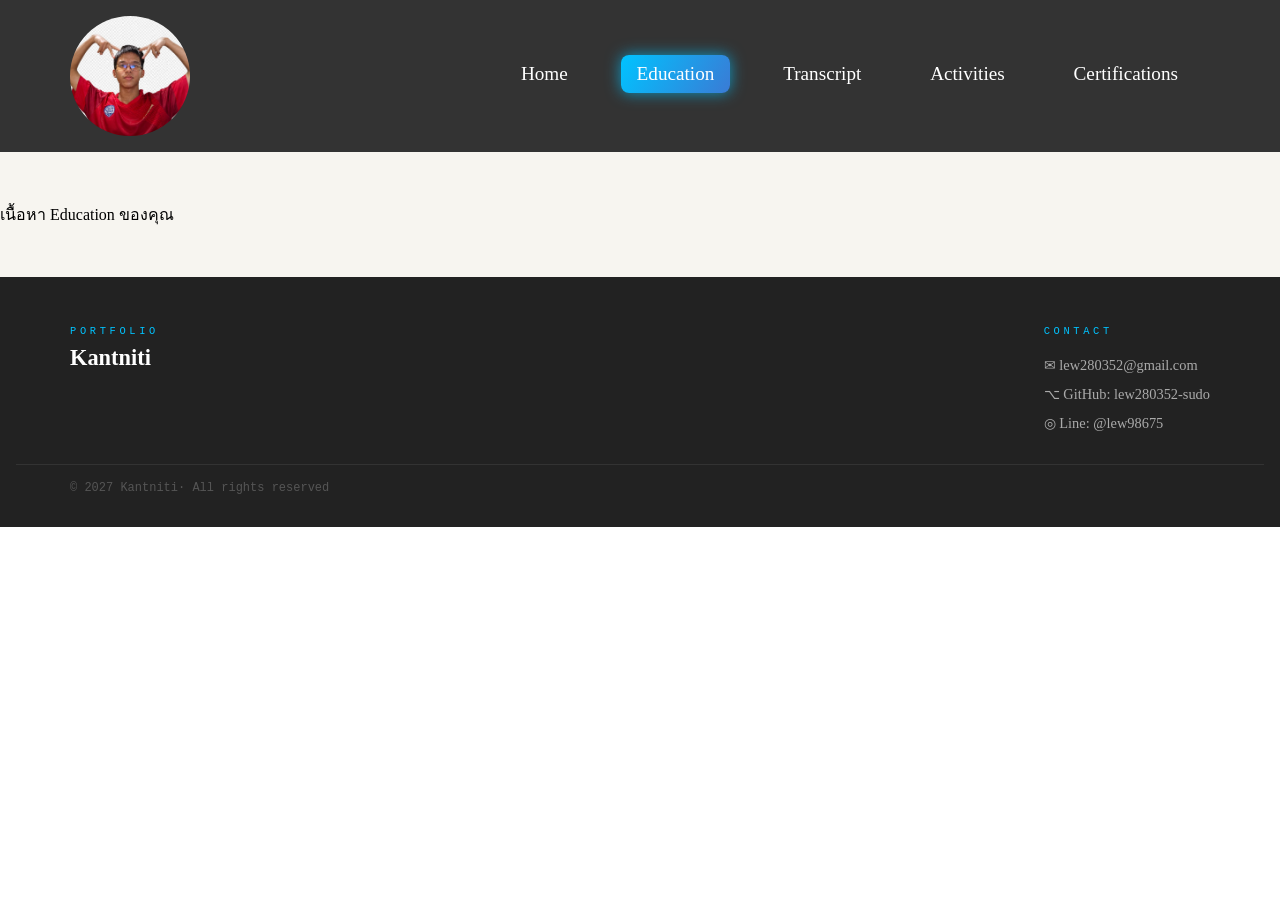
<file: Education.html>
<!DOCTYPE html>
<html lang="en">
<head>
    <meta charset="UTF-8">
    <meta name="viewport" content="width=device-width, initial-scale=1.0">
    <title>my education</title>
    <link rel="stylesheet" href="mainstyle.css">
</head>
<body>
 <!-- แท็กนำทางหลักของหน้า -->
    <nav>
        <!-- กล่องเนื้อหาใช้จัดตำแหน่งและกั้นกรอบ -->
        <div class="content">
            <!-- บรรจุส่วนของโลโก้และเมนู -->
            <div class="nav-con">
                <!-- โลโก้หรือชื่อเว็บ สามารถคลิกเพื่อกลับหน้าแรก -->
                <div class="logo"><a href="#"> <img src="logo.jpg" alt="Logo"></a></div>
                <!-- เมนูนำทางหลักของเว็บ -->
                <ul class="menu">
                    <li><a href="index.html"><span>Home</span></a></li>
                
                    <li><a href="#Education"><span>Education</span></a></li>
                    <li><a href="Transcript.html"><span>Transcript</span></a></li>
                    <li><a href="Activities.html"><span>Activities</span></a></li>
                    <li><a href="Certifications.html"><span>Certifications</span></a></li>
                </ul>
            </div>
        </div>
    </nav>

    <!-- เนื้อหาของหน้านี้ -->
    <section class="main" id="Education">
        <p>เนื้อหา Education ของคุณ</p>
    </section>





  <!-- ตรวจสอบและไฮไลท์เมนูที่ active -->
    <script>
        // ฟังก์ชันนี้จะดูว่าอยู่หน้าไหน แล้วทำให้เมนูนั้นมี class active
        function updateActiveMenu() {
            const currentHash = window.location.hash || '#Home';
            const currentPage = window.location.pathname.split('/').pop().toLowerCase() || 'index.html';
            const currentPageName = currentPage.replace(/\.html$/, '');
            
            document.querySelectorAll('.menu a').forEach(link => {
                link.classList.remove('active');
                
                const href = link.getAttribute('href');
                if (!href) return;
                
                if (href.startsWith('#')) {
                    const targetId = href.slice(1).toLowerCase();
                    const currentHashId = currentHash.slice(1).toLowerCase();
                    if (targetId === currentHashId || targetId === currentPageName) {
                        link.classList.add('active');
                    }
                }
                else if (currentPage === href.toLowerCase()) {
                    link.classList.add('active');
                }
            });
        }
        
        updateActiveMenu(); // เรียกเมื่อโหลดหน้า
        window.addEventListener('hashchange', updateActiveMenu); // ฟังการเปลี่ยน # ใน URL
    </script>
<footer>
    <div class="footer-con">
        <div>
            <p class="footer-eyebrow">Portfolio</p>
            <p class="footer-brand">Kantniti</p>
        </div>
        <div class="footer-links">
            <p class="footer-eyebrow">Contact</p>
            <a href="mailto:lew280352@gmail.com">✉ lew280352@gmail.com</a>
            <a href="https://github.com/lew280352-sudo" target="_blank">⌥ GitHub: lew280352-sudo</a>
            <a href="https://line.me/ti/p/~lew98675" target="_blank">◎ Line: @lew98675</a>
        </div>
    </div>
    <div class="footer-divider"></div>
    <p class="footer-bottom">© 2027 Kantniti· All rights reserved</p>
</footer>
</body>
</html>
</file>
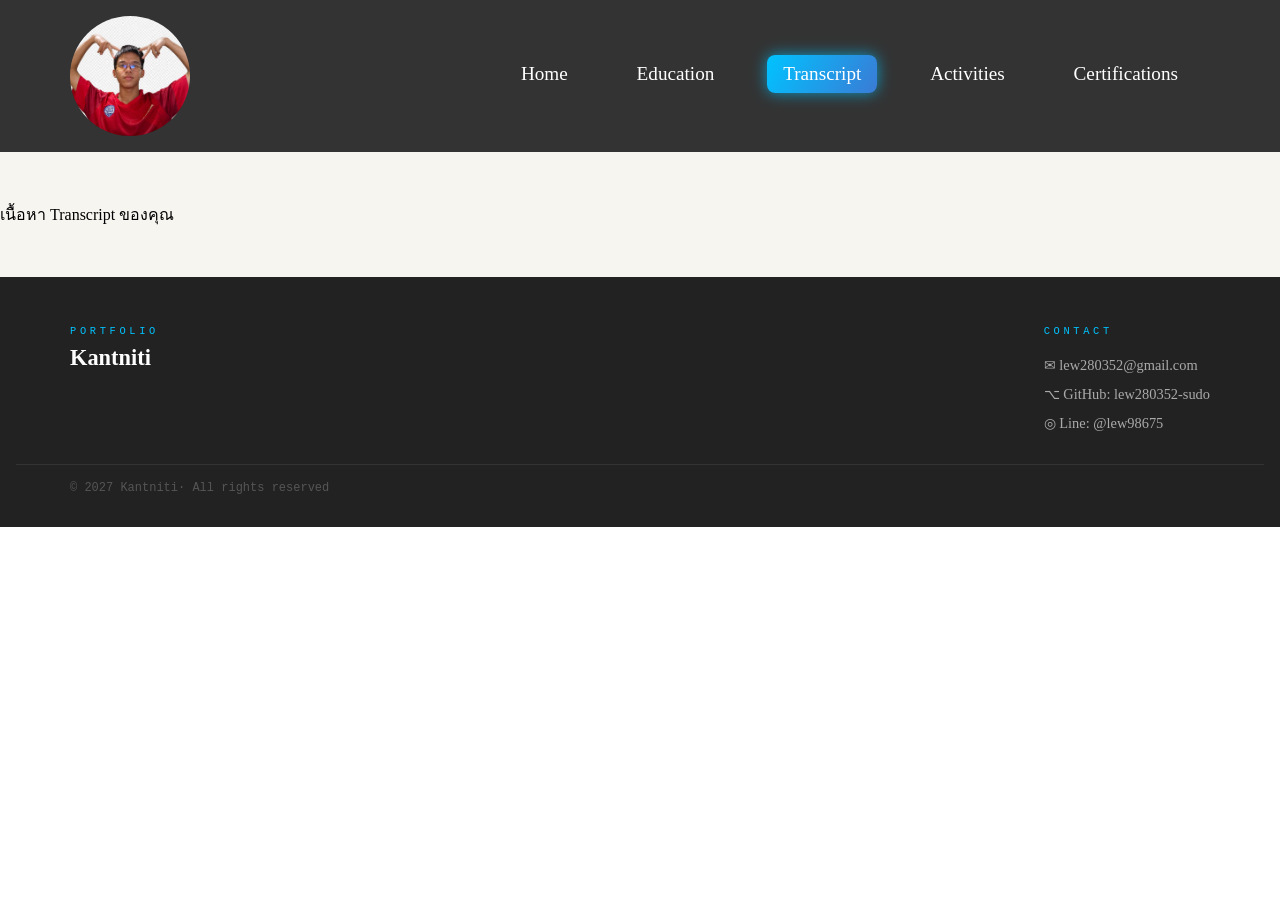
<file: Transcript.html>
<!DOCTYPE html>
<html lang="en">
<head>
    <meta charset="UTF-8">
    <meta name="viewport" content="width=device-width, initial-scale=1.0">
    <title>my transcript</title>
    <link rel="stylesheet" href="mainstyle.css">
</head>
<body>
 <!-- แท็กนำทางหลักของหน้า -->
    <nav>
        <!-- กล่องเนื้อหาใช้จัดตำแหน่งและกั้นกรอบ -->
        <div class="content">
            <!-- บรรจุส่วนของโลโก้และเมนู -->
            <div class="nav-con">
                <!-- โลโก้หรือชื่อเว็บ สามารถคลิกเพื่อกลับหน้าแรก -->
                <div class="logo"><a href="#"> <img src="logo.jpg" alt="Logo"></a></div>
                <!-- เมนูนำทางหลักของเว็บ -->
                <ul class="menu">
                    <li><a href="index.html"><span>Home</span></a></li>
                    
                    <li><a href="Education.html"><span>Education</span></a></li>
                    <li><a href="#Transcript"><span>Transcript</span></a></li>
                    <li><a href="Activities.html"><span>Activities</span></a></li>
                    <li><a href="Certifications.html"><span>Certifications</span></a></li>
                </ul>
            </div>
        </div>
    </nav>

    <!-- เนื้อหาของหน้านี้ -->
    <section class="main" id="Transcript">
        <p>เนื้อหา Transcript ของคุณ</p>
    </section>


  <!-- ตรวจสอบและไฮไลท์เมนูที่ active -->
    <script>
        // updateActiveMenu จะหาเมนูที่ตรงกับหน้า URL ปัจจุบัน แล้วใส่ class active
        function updateActiveMenu() {
            const currentHash = window.location.hash || '#Home';
            const currentPage = window.location.pathname.split('/').pop().toLowerCase() || 'index.html';
            const currentPageName = currentPage.replace(/\.html$/, '');
            
            document.querySelectorAll('.menu a').forEach(link => {
                link.classList.remove('active');
                
                const href = link.getAttribute('href');
                if (!href) return;
                
                if (href.startsWith('#')) {
                    const targetId = href.slice(1).toLowerCase();
                    const currentHashId = currentHash.slice(1).toLowerCase();
                    if (targetId === currentHashId || targetId === currentPageName) {
                        link.classList.add('active');
                    }
                }
                else if (currentPage === href.toLowerCase()) {
                    link.classList.add('active');
                }
            });
        }
        
        // เรียกเมื่อหน้าโหลด
        updateActiveMenu();
        
        // ฟังเหตุการณ์ hashchange เพื่ออัปเดตเมื่อ # ใน URL เปลี่ยน
        window.addEventListener('hashchange', updateActiveMenu);
    </script>
<footer>
    <div class="footer-con">
        <div>
            <p class="footer-eyebrow">Portfolio</p>
            <p class="footer-brand">Kantniti</p>
        </div>
        <div class="footer-links">
            <p class="footer-eyebrow">Contact</p>
            <a href="mailto:lew280352@gmail.com">✉ lew280352@gmail.com</a>
            <a href="https://github.com/lew280352-sudo" target="_blank">⌥ GitHub: lew280352-sudo</a>
            <a href="https://line.me/ti/p/~lew98675" target="_blank">◎ Line: @lew98675</a>
        </div>
    </div>
    <div class="footer-divider"></div>
    <p class="footer-bottom">© 2027 Kantniti· All rights reserved</p>
</footer>
</body>
</html>
</file>
<file: mainstyle.css>
/* รีเซ็ตขอบและ padding ของทุก element ให้เป็น 0
   เพื่อให้ CSS เริ่มจากสภาพเดียวกันทุก browser
   box-sizing: border-box จะรวม padding และ border ไว้ในความกว้างและความสูงของ element */
*{
    margin: 0;
    padding: 0;
    box-sizing: border-box;
}

/* .content ใช้จำกัดความกว้างของเนื้อหา
   margin: 0 auto ทำให้บล็อกนี้อยู่ตรงกลางหน้าจอ */
.content {
    max-width: 1140px;
    margin: 0 auto ;
}

/* สไตล์แท็ก <nav> ทั้งหมด
   padding คือระยะห่างด้านใน
   background-color กำหนดสีพื้นหลัง */
nav{
    padding : 1rem;
    background-color: #333;
}

/* .nav-con ใช้ Flexbox จัดวาง
   display: flex เปิดใช้งาน Flexbox
   justify-content: space-between วาง child จากซ้ายไปขวาให้ชิดสองฝั่ง
   align-items: center จัดให้อยู่กึ่งกลางในแนวตั้ง */
.nav-con{
    display: flex;
    justify-content: space-between;
    align-items: center;
}



/* ปรับขนาดรูปโลโก้ให้ไม่ใหญ่เกินไป */
.logo img {
    width: 120px;
    height: 120px;
    object-fit: cover; /* ทำให้รูปเต็มกรอบโดยยังรักษาสัดส่วนไว้ */
    border-radius: 50%; /* ทำให้รูปกลายเป็นวงกลม */
    display: block;
}

/* .menu เป็นตัวกำหนดสไตล์ของเมนูหลัก
   color และ text-decoration จะใช้กับลิงก์ในเมนู
   margin-left เว้นระยะห่างจากฝั่งซ้าย
   font-size กำหนดขนาดตัวอักษร */
.menu {
    color: #fff;
    text-decoration: none;
    margin-left: 1rem;
    font-size: 1.2rem;
    align-items: center;
}

/* .menu li จัดรายการหัวข้อเมนูให้เรียงแนวนอน
   display: inline-block แสดงรายการเป็นบล็อกเล็กในแนวนอน
   margin เว้นช่องว่างซ้ายขวา
   position: relative เพื่อให้ pseudo-element (เช่น ::before) อ้างอิงตำแหน่งได้ */
.menu li {
    display: inline-block;
    margin: 0 1rem;
    position: relative;
}

/* .menu li a คือสไตล์ลิงก์ในเมนู
   position: relative เพื่อให้ ::before อยู่ในตำแหน่งสัมพัทธ์
   display: inline-block ทำให้สามารถกำหนด padding และ width ได้
   padding เพิ่มพื้นที่คลิกรอบตัวอักษร
   overflow: hidden ซ่อนส่วนที่ล้นออกนอกกรอบ */
.menu li a {
    position: relative;
    display: inline-block;
    padding: 8px 16px;
    color: #fff;
    text-decoration: none;
    font-size: 1.2rem;
    overflow: hidden;
    /* border-radius: 8px ทำให้มุมของลิงก์โค้ง */
    border-radius: 8px;
    /* transition: all 0.3s ease ทำให้การเปลี่ยนแปลงราบรื่นใน 0.3 วินาที */
    transition: all 0.3s ease;
}

/* ::before เป็น pseudo-element
   สร้างกล่องพื้นหลังแบบไล่สีสำหรับลิงก์แต่ละรายการ
   begin left: -100% ให้เริ่มต้นอยู่นอกจอด้านซ้าย
   z-index: -1 วางไว้หลังข้อความ */
.menu li a::before {
    content: "";
    position: absolute;
    top: 0;
    left: -100%;
    width: 100%;
    height: 100%;
    /* background: linear-gradient สร้างพื้นหลังสีไล่จากสีฟ้าไปสีน้ำเงินในมุม 120 องศา */
    background: linear-gradient(120deg, #00c3ff, #3a7bd5);
    transition: all 0.4s ease;
    z-index: -1;
}

/* :hover เป็นสไตล์เมื่อเอาเมาส์ชี้
   เมื่อชี้แล้วให้ ::before เลื่อนไปที่ left: 0 เพื่อแสดงพื้นหลัง */
.menu li a:hover::before {
    left: 0;
}

/* สไตล์ลิงก์เมื่อ hover 
   transform เลื่อนและขยายเพื่อให้ปุ่มดูเด่น
   box-shadow เพิ่มเงารอบปุ่ม */
.menu li a:hover {
    color: #fff;
    /* transform: เลื่อนปุ่มขึ้น 5px และขยาย 1.05 เท่า */
    transform: translateY(-5px) scale(1.05);
    /* box-shadow: เพิ่มเงาสีฟ้าขนาด 15px รอบปุ่ม */
    box-shadow: 0 0 15px rgba(0,195,255,0.7);
}

/* .menu li a span อยู่เหนือ pseudo-element
   z-index: 2 ทำให้ข้อความไม่ถูกกล่องสีหลังบัง */
.menu li a span {
    position: relative;
    /* z-index: 2 ทำให้ข้อความอยู่เหนือพื้นหลัง */
    z-index: 2;
}

/* :active เป็นสไตล์เมื่อกดลิงก์
   transform: scale(0.95) ทำให้ปุ่มหดลงเล็กน้อยเหมือนถูกกด */
.menu li a:active {
    /* transform: scale(0.95) หดปุ่มลงเมื่อกด */
    transform: scale(0.95);
}

/* ไฮไลท์ปุ่มเมนูที่ active */
.menu li a.active {
    background: linear-gradient(120deg, #00c3ff, #3a7bd5);
    color: #fff;
    box-shadow: 0 0 15px rgba(0,195,255,0.7);
}

/* .main เป็นส่วนเนื้อหาหลักของหน้าเว็บ
   เปลี่ยนพื้นหลังเป็นสีครีมอ่อนเพื่อให้เข้ากับดีไซน์ใหม่ */
.main {
    background-color: #f7f5f0;
    padding: 50px 0;
}

/* .maincontainer-con ใช้ flex จัดเนื้อหาให้อยู่กึ่งกลาง */
.maincontainer-con {
    display: flex;
    justify-content: center;
    align-items: center;
    min-height: auto; 
    padding: 2rem 1rem; 
    max-width: 1140px;
    margin: 0 auto;
}
/* .maincontent-info เป็นคอนเทนเนอร์สำหรับข้อมูลหลัก */
.maincontent-info {
    flex: 1;
    padding: 2rem;
    display: flex;
    flex-direction: column;
    justify-content: center; /* จัดข้อความให้อยู่กึ่งกลางแนวตั้งในฝั่งของตัวเอง */
}


/* ส่วนแสดงรูปภาพหลักของหน้าจอ */
.maincontent-img {
    flex: 1;
    display: flex;
    justify-content: center;
    align-items: center;
    padding: 2rem;
}

/* กำหนดให้ภาพไม่ยืดเกินขนาด และให้มุมโค้งพร้อมเงา */
.maincontent-img img {
    max-width: 400px;
    height: auto;
    border-radius: 20px;
    box-shadow: 0 10px 20px rgba(0,0,0,0.1);
}

/* ===== CAROUSEL ===== */

.maincontent-info {
    flex: 1;
    padding: 2rem 3rem 2rem 1rem;
    display: flex;
    flex-direction: column;
    justify-content: flex-end;
    gap: 0.75rem;
    padding-bottom: 4rem;
}

.slide-label {
    font-size: 0.75rem;
    letter-spacing: 0.35em;
    text-transform: uppercase;
    color: #888;
    font-family: 'Courier New', monospace;
}

/* หัวข้อสไลด์ ใช้ตัวอักษรขนาดใหญ่และมีไทป์แฟมิลี่ serif */
.slide-title {
    font-size: clamp(1.8rem, 3vw, 2.8rem);
    font-weight: 800;
    color: #1a1a1a;
    font-family: Georgia, serif;
    line-height: 1.15;
    transition: opacity 0.25s ease, transform 0.25s ease;
}

/* คำบรรยายสไลด์ เน้นอ่านง่ายด้วยระยะบรรทัดสูง */
.slide-desc {
    font-size: 0.95rem;
    color: #666;
    max-width: 300px;
    line-height: 1.7;
    transition: opacity 0.25s ease, transform 0.25s ease;
}

.slide-title.text-fade,
.slide-desc.text-fade {
    opacity: 0;
    transform: translateY(8px);
}

.slide-counter {
    display: flex;
    align-items: center;
    gap: 0.75rem;
    font-family: 'Courier New', monospace;
    font-size: 0.85rem;
    color: #aaa;
    margin-top: 0.5rem;
}

.counter-sep {
    width: 40px;
    height: 1px;
    background: #ccc;
    display: inline-block;
}

#current-num {
    color: #333;
    font-weight: bold;
    font-size: 1.1rem;
}

.dots {
    display: flex;
    gap: 8px;
    margin-top: 0.25rem;
}

.dot {
    width: 8px;
    height: 8px;
    border-radius: 50%;
    border: none;
    background: #ccc;
    cursor: pointer;
    padding: 0;
    transition: all 0.3s ease;
}

.dot.active {
    background: #3a7bd5;
    transform: scale(1.4);
}

.carousel-wrap {
    flex: 1.2;
    position: relative;
    padding: 2rem 1rem 2rem 2rem;
    margin-top: -2rem;
}

.carousel-track {
    position: relative;
    width: 100%;
    aspect-ratio: 4/5; /* กำหนดสัดส่วนกว้าง-สูงให้กล่องสไลด์ */
    max-width: 400px;
    overflow: hidden; /* ซ่อนไม่ให้รูปหรือสไลด์ล้นออกนอกกล่อง */
    border-radius: 24px;
    box-shadow:
        0 30px 60px rgba(0,0,0,0.18),
        0 10px 20px rgba(0,0,0,0.1);
    margin-left: auto;
}

.carousel-slide {
    position: absolute;
    inset: 0;
    opacity: 0;
    pointer-events: none;
    transition: opacity 0.5s ease;
}

.carousel-slide.active {
    opacity: 1;
    pointer-events: auto;
}

.carousel-slide img {
    width: 100%;
    height: 100%;
    object-fit: cover;
    display: block;
}

.carousel-slide.enter-right {
    animation: slideInRight 0.55s cubic-bezier(0.25, 0.46, 0.45, 0.94) forwards;
}

.carousel-slide.enter-left {
    animation: slideInLeft 0.55s cubic-bezier(0.25, 0.46, 0.45, 0.94) forwards;
}

.carousel-slide.exit-left {
    animation: slideOutLeft 0.5s cubic-bezier(0.25, 0.46, 0.45, 0.94) forwards;
}

.carousel-slide.exit-right {
    animation: slideOutRight 0.5s cubic-bezier(0.25, 0.46, 0.45, 0.94) forwards;
}

@keyframes slideInRight {
    from { transform: translateX(60px); opacity: 0; }
    to   { transform: translateX(0);    opacity: 1; }
}

@keyframes slideInLeft {
    from { transform: translateX(-60px); opacity: 0; }
    to   { transform: translateX(0);     opacity: 1; }
}

@keyframes slideOutLeft {
    from { transform: translateX(0);     opacity: 1; }
    to   { transform: translateX(-60px); opacity: 0; }
}

@keyframes slideOutRight {
    from { transform: translateX(0);    opacity: 1; }
    to   { transform: translateX(60px); opacity: 0; }
}

/* ปุ่มควบคุม carousel วางอยู่ด้านล่างขวาของกล่อง */
.carousel-btns {
    position: absolute;
    bottom: 2.5rem;
    right: 1rem;
    display: flex;
    gap: 0.6rem;
}

/* ปุ่มลูกศรกลมสำหรับคลิกเปลี่ยนสไลด์ */
.carousel-btn {
    width: 48px;
    height: 48px;
    border-radius: 50%;
    border: none;
    cursor: pointer;
    display: flex;
    align-items: center;
    justify-content: center;
    transition: all 0.3s ease;
    background: #fff;
    box-shadow: 0 4px 16px rgba(0,0,0,0.15);
    color: #333;
}

.carousel-btn svg {
    width: 18px;
    height: 18px;
}

/* hover effect ให้ปุ่มเปลี่ยนสีและขยายเมื่อชี้ */
.carousel-btn:hover {
    background: linear-gradient(120deg, #00c3ff, #3a7bd5);
    color: #fff;
    transform: scale(1.1);
    box-shadow: 0 6px 20px rgba(58, 123, 213, 0.45);
}

/* กดปุ่มให้ดูเหมือนถูกกดลง */
.carousel-btn:active {
    transform: scale(0.95);
}

/* ป้ายมุมกล่องแบบตกแต่ง ให้หมุนช้า ๆ */
.corner-tag {
    position: absolute;
    top: 0.75rem;
    left: 0.75rem;
    font-size: 1.2rem;
    color: #3a7bd5;
    opacity: 0.4;
    user-select: none;
    animation: spin-slow 8s linear infinite;
}

@keyframes spin-slow {
    from { transform: rotate(0deg); }
    to   { transform: rotate(360deg); }
}
/* ===== TAMAGOTCHI SECTION ===== */
.tama-section {
    background-color: #1e1e2e;
    padding: 60px 0 70px;
}

.tama-container {
    max-width: 700px;
    margin: 0 auto;
    text-align: center;
    padding: 0 1rem;
}

.tama-label {
    font-size: 0.7rem;
    letter-spacing: 0.4em;
    text-transform: uppercase;
    color: #888;
    font-family: 'Courier New', monospace;
    margin-bottom: 0.5rem;
}

.tama-heading {
    font-size: 2rem;
    font-weight: 800;
    color: #f0ece4;
    font-family: Georgia, serif;
    margin-bottom: 2.5rem;
}

.tama-scene {
    display: flex;
    justify-content: center;
    align-items: flex-end;
    gap: 60px;
    flex-wrap: wrap;
}

.tama-unit {
    display: flex;
    flex-direction: column;
    align-items: center;
    gap: 14px;
}

.tama-name {
    font-size: 0.75rem;
    letter-spacing: 0.25em;
    text-transform: uppercase;
    color: #aaa;
    font-family: 'Courier New', monospace;
}

.tama-wrapper {
    position: relative;
}

/* เปลือกอุปกรณ์ทามาก็อตจิ */
/* เปลือกทามาก็อตมีรูปร่างโค้งนุ่ม พร้อมเอฟเฟกต์เวลาชี้ */
.tama-device {
    border-radius: 50% 50% 45% 45% / 55% 55% 45% 45%;
    padding: 18px 20px 30px;
    position: relative;
    transition: transform 0.15s ease;
}
.tama-device:hover { transform: scale(1.04) rotate(-1deg); }

/* สีกรอบทามาก็อตแต่ละตัว และเงาด้านในให้ดูมีมิติ */
.tama-device--pink { background: #d4748a; box-shadow: inset 0 -5px 0 #a8566b, inset 0 4px 8px rgba(255,255,255,0.25); }
.tama-device--blue { background: #6a9fd4; box-shadow: inset 0 -5px 0 #4a7db0, inset 0 4px 8px rgba(255,255,255,0.25); }

.tama-screen-border {
    background: #111;
    border-radius: 12px;
    padding: 6px;
    box-shadow: inset 0 2px 8px rgba(0,0,0,0.7);
}

.tama-screen-border canvas {
    display: block;
    border-radius: 8px;
    image-rendering: pixelated;
}

.tama-buttons {
    display: flex;
    gap: 10px;
    justify-content: center;
    margin-top: 12px;
}

.tama-btn {
    width: 22px;
    height: 22px;
    border-radius: 50%;
    border: none;
    cursor: pointer;
    box-shadow: 0 3px 0 rgba(0,0,0,0.4);
    transition: transform 0.1s, box-shadow 0.1s;
}
.tama-btn:hover  { transform: scale(1.15); }
.tama-btn:active { transform: scale(0.88) translateY(2px); box-shadow: none; }

.btn-red    { background: #e05555; }
.btn-yellow { background: #e0a030; }
.btn-blue   { background: #4488dd; }

.tama-status {
    font-size: 12px;
    color: #aaa;
    font-family: 'Courier New', monospace;
    min-height: 18px;
}

/* Heart animation */
.heart-pop {
    position: absolute;
    top: -12px;
    left: 50%;
    transform: translateX(-50%);
    font-size: 20px;
    color: #ff6b8a;
    opacity: 0;
    pointer-events: none;
}
.heart-pop.show {
    animation: heartrise 0.9s ease-out forwards;
}
@keyframes heartrise {
    0%   { opacity: 1; transform: translateX(-50%) translateY(0)    scale(0.6); }
    60%  { opacity: 1; transform: translateX(-50%) translateY(-30px) scale(1.2); }
    100% { opacity: 0; transform: translateX(-50%) translateY(-50px) scale(0.8); }
}

.tama-hint {
    margin-top: 2rem;
    font-size: 0.78rem;
    color: #666;
    font-family: 'Courier New', monospace;
    letter-spacing: 0.05em;
}

/* ===== HOME HERO SECTION ===== */

/* .container เป็น wrapper หลักของ section Home
   กำหนดขนาดสูงสุดและกึ่งกลางแนวนอน */
.container {
    max-width: 1140px;
    margin: 0 auto;
    padding: 3rem 1.5rem;
}

/* .hero-profile จัดภาพและข้อมูลในแนวนอนด้วย Flexbox
   gap คือระยะห่างระหว่างคอลัมน์ทั้งสอง */
.hero-profile {
    display: flex;
    align-items: center;
    gap: 4rem;
    flex-wrap: wrap; /* ห่อแนวตั้งบนหน้าจอแคบ */
}

/* ===== ฝั่งซ้าย: รูปโปรไฟล์ ===== */

/* .hero-photo-col กำหนดขนาดคอลัมน์รูป
   flex-shrink: 0 ป้องกันไม่ให้หดตัวเมื่อพื้นที่แคบ */
.hero-photo-col {
    flex: 0 0 340px;
    display: flex;
    justify-content: center;
}

/* .photo-frame เป็นกรอบตกแต่งรอบรูป
   position: relative ทำให้ element ลูก absolute ใช้ตำแหน่งนี้เป็นฐาน */
.photo-frame {
    position: relative;
    width: 300px;
}

/* มุมตกแต่งสองมุม: ซ้ายบน และ ขวาล่าง
   ใช้ border ด้านเดียวเพื่อสร้างเส้นมุม L */
.photo-corner {
    position: absolute;
    width: 36px;
    height: 36px;
    z-index: 2;
}

/* มุมซ้ายบน: ใช้ border-top และ border-left */
.photo-corner--tl {
    top: -8px;
    left: -8px;
    border-top: 3px solid #00c3ff;
    border-left: 3px solid #00c3ff;
}

/* มุมขวาล่าง: ใช้ border-bottom และ border-right */
.photo-corner--br {
    bottom: 32px; /* เผื่อพื้นที่ให้ badge ด้านล่าง */
    right: -8px;
    border-bottom: 3px solid #3a7bd5;
    border-right: 3px solid #3a7bd5;
}

/* .hero-img คือรูปโปรไฟล์หลัก
   object-fit: cover เก็บสัดส่วนภาพไว้โดยไม่ให้บิดเบี้ยว */
.hero-img {
    width: 100%;
    aspect-ratio: 4/5;
    object-fit: cover;
    object-position: top center; /* โฟกัสที่ใบหน้า */
    border-radius: 20px;
    display: block;
    /* เงาหลายชั้น: เงาหลักและแสงสีฟ้าอ่อน */
    box-shadow:
        0 24px 60px rgba(0, 0, 0, 0.22),
        0 0 0 1px rgba(255,255,255,0.08),
        0 0 30px rgba(0, 195, 255, 0.12);
    /* transition สำหรับเอฟเฟกต์ hover */
    transition: transform 0.4s ease, box-shadow 0.4s ease;
}

/* เลื่อนรูปขึ้นเล็กน้อยและเพิ่มแสงสีฟ้าเมื่อชี้เมาส์ */
.hero-img:hover {
    transform: translateY(-6px) scale(1.01);
    box-shadow:
        0 36px 80px rgba(0, 0, 0, 0.28),
        0 0 40px rgba(0, 195, 255, 0.25);
}

/* .photo-badge เป็นป้ายชื่อลอยที่ด้านล่างของรูป
   position: absolute ให้ลอยทับรูปได้ */
.photo-badge {
    position: absolute;
    bottom: -12px;
    left: 50%;
    transform: translateX(-50%);
    background: linear-gradient(120deg, #00c3ff, #3a7bd5);
    color: #fff;
    font-size: 0.7rem;
    letter-spacing: 0.35em;
    text-transform: uppercase;
    padding: 6px 20px;
    border-radius: 999px;
    font-family: 'Courier New', monospace;
    white-space: nowrap;
    /* เงาสำหรับ badge */
    box-shadow: 0 4px 16px rgba(58, 123, 213, 0.5);
}

/* ===== ฝั่งขวา: ข้อมูลส่วนตัว ===== */

/* .hero-info-col ให้ยืดเต็มพื้นที่ที่เหลือ */
.hero-info-col {
    flex: 1;
    min-width: 260px;
    display: flex;
    flex-direction: column;
    gap: 1.25rem;
}

/* ป้ายหมวดหมู่เล็กด้านบนสุด สไตล์โมโนสเปซ */
.hero-eyebrow {
    font-size: 0.7rem;
    letter-spacing: 0.45em;
    text-transform: uppercase;
    color: #00c3ff;
    font-family: 'Courier New', monospace;
}

/* .hero-name ชื่อเต็มขนาดใหญ่
   clamp() ปรับขนาดฟอนต์ตามหน้าจออัตโนมัติ */
.hero-name {
    font-size: clamp(2.4rem, 5vw, 4rem);
    font-weight: 900;
    color: #1a1a2e;
    font-family: Georgia, 'Times New Roman', serif;
    line-height: 1.05;
    letter-spacing: -0.02em;
}

/* .hero-name-accent ทำให้นามสกุลเป็นสีและสไตล์ต่างออกไป
   สร้างคอนทราสต์ระหว่างชื่อต้นและนามสกุล */
.hero-name-accent {
    /* -webkit-text-stroke สร้างตัวอักษรแบบ outline (เส้นกรอบ ไม่เติมสี) */
    -webkit-text-stroke: 2px #1a1a2e;
    color: transparent;
    letter-spacing: 0.02em;
}

/* เส้นแบ่งตกแต่ง: เส้นบางไล่สีจากสีฟ้าไปโปร่งใส */
.hero-divider {
    width: 80px;
    height: 3px;
    background: linear-gradient(90deg, #00c3ff, #3a7bd5, transparent);
    border-radius: 2px;
}

/* .info-list รายการข้อมูลโดยไม่มี bullet point */
.info-list {
    list-style: none;
    display: flex;
    flex-direction: column;
    gap: 0; /* ใช้ border-bottom ของแต่ละรายการแทน gap */
}

/* .info-item แต่ละแถวข้อมูล
   Flexbox จัด label และ value ในแนวนอน */
.info-item {
    display: flex;
    align-items: baseline;
    gap: 1rem;
    padding: 0.75rem 0;
    /* เส้นแบ่งระหว่างแถว ใช้ opacity ต่ำให้ดูเบา */
    border-bottom: 1px solid rgba(0,0,0,0.07);
    /* animation เลื่อนขึ้นเมื่อโหลดหน้า */
    animation: fadeSlideUp 0.5s ease both;
}

/* หน่วงเวลา animation แต่ละแถวให้ทยอยปรากฏ */
.info-item:nth-child(1) { animation-delay: 0.1s; }
.info-item:nth-child(2) { animation-delay: 0.2s; }
.info-item:nth-child(3) { animation-delay: 0.3s; }
.info-item:nth-child(4) { animation-delay: 0.4s; }
.info-item:nth-child(5) { animation-delay: 0.5s; }

/* ไม่มีเส้นแบ่งในแถวสุดท้าย */
.info-item:last-child {
    border-bottom: none;
}

/* .info-label ชื่อฟิลด์ขนาดเล็ก ตัวพิมพ์ใหญ่ สีเทา
   flex-shrink: 0 ไม่ให้ label หดตัว */
.info-label {
    font-size: 0.75rem;
    letter-spacing: 0.25em;
    text-transform: uppercase;
    color: #008799;
    font-family: 'Courier New', monospace;
    min-width: 110px;
    flex-shrink: 0;
}

/* .info-value ค่าของแต่ละฟิลด์ */
.info-value {
    font-size: 0.98rem;
    color: #2a2a3e;
    font-weight: 500;
    line-height: 1.5;
}

/* .hero-tags แถว badge ทักษะ */
.hero-tags {
    display: flex;
    flex-wrap: wrap;
    gap: 0.5rem;
    margin-top: 0.5rem;
}

/* .hero-tag badge เล็กแต่ละอัน
   border รอบนอกบาง พื้นหลังโปร่งใส */
.hero-tag {
    font-size: 0.75rem;
    padding: 5px 14px;
    border-radius: 999px;
    border: 1.5px solid rgba(58, 123, 213, 0.3);
    color: #3a7bd5;
    background: rgba(0, 195, 255, 0.06);
    font-family: 'Courier New', monospace;
    letter-spacing: 0.05em;
    /* transition สำหรับ hover */
    transition: background 0.25s ease, border-color 0.25s ease, transform 0.2s ease;
}

/* badge เปลี่ยนสีพื้นหลังและขยายเล็กน้อยเมื่อ hover */
.hero-tag:hover {
    background: rgba(0, 195, 255, 0.15);
    border-color: #00c3ff;
    transform: translateY(-2px);
}

/* Downloadable game projects */
.hero-tags a { text-decoration: none; }
.games-section { padding: 3rem 1.25rem 4rem; background: #eef3fa; scroll-margin-top: 1rem; font-family: Arial, Tahoma, sans-serif; }
.games-container { max-width: 1108px; margin: 0 auto; }
.games-eyebrow { margin-bottom: 1rem; color: #175ba8; font-size: .875rem; font-weight: 700; letter-spacing: .15em; text-transform: uppercase; }
.game-project { display: grid; grid-template-columns: minmax(0, .8fr) minmax(0, 1.2fr); overflow: hidden; border: 1px solid #d3dfef; border-radius: 24px; background: #fff; box-shadow: 0 16px 40px rgba(18,48,88,.08); }
.game-art { display: flex; flex-direction: column; justify-content: center; align-items: center; min-height: 360px; padding: 2rem; background: radial-gradient(circle at 50% 40%, #1e5186, #101d31 75%); color: #80d6ff; }
.game-art svg { width: min(70%, 190px); margin-bottom: 1.5rem; filter: drop-shadow(0 0 16px rgba(75,180,255,.3)); }
.game-art span { font-size: 1rem; letter-spacing: .25em; }
.game-art strong { margin-top: .5rem; font-size: clamp(1.75rem, 4vw, 2.75rem); letter-spacing: .08em; color: #fff; }
.game-info { padding: clamp(1.5rem, 4vw, 3rem); color: #25354b; }
.game-platform { color: #175ba8; font-size: .875rem; font-weight: 700; }
.game-info h2 { margin: .75rem 0 1rem; font-size: clamp(1.3rem, 2.5vw, 1.9rem); line-height: 1.35; overflow-wrap: anywhere; color: #17283f; }
.game-info > p { line-height: 1.8; }
.game-download { display: inline-block; margin-top: 1.5rem; padding: .85rem 1.25rem; border-radius: 999px; background: #175ba8; color: #fff; font-size: 1rem; font-weight: 600; line-height: 1.5; text-decoration: none; text-align: center; }
.game-download:hover { background: #10467f; }
.game-download:focus-visible, .hero-tags a:focus-visible { outline: 3px solid #175ba8; outline-offset: 4px; }
.game-info .game-file-info { margin-top: .65rem; color: #53647a; font-size: .875rem; }
.game-instructions { margin: 1.25rem 0 0; padding-left: 1.4rem; font-size: 1rem; line-height: 1.9; }
@media (max-width: 700px) {
    .game-project { grid-template-columns: 1fr; }
    .game-art { min-height: 240px; }
    .game-art svg { width: 100px; margin-bottom: 1rem; }
}

/* keyframe animation เลื่อนขึ้นจากด้านล่าง */
@keyframes fadeSlideUp {
    from {
        opacity: 0;
        transform: translateY(16px);
    }
    to {
        opacity: 1;
        transform: translateY(0);
    }
}

/* ===== RESPONSIVE: หน้าจอแคบ ===== */
@media (max-width: 700px) {
    /* เปลี่ยนเป็นแนวตั้งบนมือถือ */
    .hero-profile {
        flex-direction: column;
        gap: 2.5rem;
    }
    /* รูปเต็มความกว้าง */
    .hero-photo-col {
        flex: none;
        width: 100%;
    }
    .photo-frame {
        width: 220px;
        margin: 0 auto;
    }
    .hero-name {
        font-size: clamp(2rem, 8vw, 3rem);
    }
}

/* ===== FOOTER ===== */
footer {
    background-color: #222;
    color: #ccc;
    padding: 3rem 1rem 2rem;
}

.footer-con {
    max-width: 1140px;
    margin: 0 auto;
    display: flex;
    justify-content: space-between;
    align-items: flex-start;
    gap: 2rem;
    flex-wrap: wrap;
}

.footer-brand {
    font-family: Georgia, serif;
    font-size: 1.4rem;
    color: #fff;
    font-weight: 700;
}

.footer-eyebrow {
    font-size: 0.65rem;
    letter-spacing: 0.35em;
    text-transform: uppercase;
    color: #00c3ff;
    font-family: 'Courier New', monospace;
    margin-bottom: 0.5rem;
}

.footer-links {
    display: flex;
    flex-direction: column;
    gap: 0.75rem;
}

.footer-links a {
    color: #aaa;
    text-decoration: none;
    font-size: 0.9rem;
    display: flex;
    align-items: center;
    gap: 0.6rem;
    transition: color 0.25s ease;
}

.footer-links a:hover {
    color: #00c3ff;
}

.footer-divider {
    width: 100%;
    height: 1px;
    background: rgba(255,255,255,0.08);
    margin: 2rem 0 1rem;
}

.footer-bottom {
    max-width: 1140px;
    margin: 0 auto;
    font-size: 0.75rem;
    color: #555;
    font-family: 'Courier New', monospace;
}

@media (max-width: 700px) {
    .footer-con { flex-direction: column; }
}

/* Activity photos and certificate previews */
.activity-shortcuts { display: flex; flex-wrap: wrap; justify-content: center; gap: .5rem; padding: 1.1rem 1.25rem; background: #eef3fa; border-bottom: 1px solid #d7e3f1; }
.activity-shortcuts a { padding: .6rem 1rem; border-radius: 999px; color: #175ba8; font-size: 1rem; text-decoration: none; }
.activity-shortcuts a:hover { background: #dce9f9; }
.github-projects-section { padding: 3.5rem 1.25rem; background: #f4f7fc; scroll-margin-top: 1rem; }
.projects-container { max-width: 1108px; margin: 0 auto; }
.projects-header { display: flex; flex-wrap: wrap; align-items: flex-end; justify-content: space-between; gap: 1.5rem; margin-bottom: 2rem; }
.projects-header .games-eyebrow { margin-bottom: .5rem; }
.projects-header h2 { font-size: clamp(1.75rem, 4vw, 2.5rem); color: #17283f; line-height: 1.5; }
.projects-header p { color: #43556e; font-size: 1rem; line-height: 1.8; }
.project-profile-link { color: #175ba8; font-size: 1rem; line-height: 1.7; text-underline-offset: .25em; }
.github-project-grid { display: grid; grid-template-columns: repeat(3, minmax(0, 1fr)); gap: 1.25rem; }
.github-project-card { display: flex; flex-direction: column; min-width: 0; padding: 1.5rem; border: 1px solid #d6e2f0; border-radius: 20px; background: #fff; box-shadow: 0 8px 24px rgba(23,57,101,.04); }
.project-category { display: flex; align-items: center; gap: .75rem; color: #175ba8; font-size: .875rem; line-height: 1.6; }
.project-category svg { flex: none; width: 36px; height: 36px; padding: 6px; border-radius: 10px; background: #e9f2ff; }
.github-project-card h3 { margin: 1rem 0 .75rem; font-size: 1.3rem; line-height: 1.5; color: #142943; }
.project-description { font-size: 1rem; line-height: 1.85; color: #43556e; }
.project-technologies { display: flex; flex-wrap: wrap; gap: .4rem; margin: 1.25rem 0 0; padding: 0; list-style: none; }
.project-technologies li { padding: .25rem .65rem; border-radius: 999px; background: #eef3fa; color: #3d5572; font-size: .875rem; line-height: 1.5; }
.project-actions { display: flex; flex-wrap: wrap; gap: .65rem; margin-top: auto; padding-top: 1.5rem; }
.project-actions a { display: inline-flex; align-items: center; justify-content: center; min-height: 44px; padding: .55rem .85rem; border: 1px solid #175ba8; border-radius: 999px; color: #175ba8; text-decoration: none; font-size: .875rem; font-weight: 600; line-height: 1.5; }
.project-actions .project-live { background: #175ba8; color: #fff; }
.project-actions .project-live:hover { background: #10467f; }
.project-actions .project-code:hover { background: #e9f2ff; }
@media (max-width: 1000px) { .github-project-grid { grid-template-columns: repeat(2, minmax(0, 1fr)); } }
@media (max-width: 650px) { .github-project-grid { grid-template-columns: 1fr; } }
.portfolio-media-page { font-family: Arial, Tahoma, sans-serif; color: #222; }
.portfolio-media-page .slide-label { font-size: .875rem; color: #666; }
.portfolio-media-page .slide-desc { font-size: 1rem; max-width: 34rem; }
#Activities .slide-source { font-size: .875rem; line-height: 1.7; color: #175ba8; text-underline-offset: .2em; }
#Activities .maincontent-info { flex: 0 1 34%; min-width: 0; gap: 1rem; }
#Activities .slide-title { display: flex; flex-wrap: wrap; column-gap: .15em; font-size: clamp(1.75rem, 3vw, 2.5rem); line-height: 1.4; }
#Activities .slide-title > span { white-space: nowrap; }
#Activities .carousel-wrap { flex: 1 1 66%; min-width: 0; margin: 0; padding: 1rem; }
#Activities .carousel-track { aspect-ratio: 1292 / 968; max-width: none; background: #142338; isolation: isolate; box-shadow: 0 20px 45px rgba(14,35,62,.2); }
#Activities .carousel-slide::before {
    content: '';
    position: absolute;
    inset: -24px;
    background: var(--photo) center / cover no-repeat;
    filter: blur(24px) brightness(.55) saturate(1.15);
    transform: scale(1.12);
    pointer-events: none;
}
#Activities .carousel-slide img { position: relative; object-fit: contain; transition: transform .6s cubic-bezier(.2,.7,.2,1); }
#Activities .photo-open { position: relative; display: block; width: 100%; height: 100%; padding: 0; border: 0; border-radius: inherit; background: transparent; cursor: zoom-in; }
#Activities .photo-open:focus-visible { outline: 3px solid #71caff; outline-offset: -5px; }
#Activities .photo-hint { position: absolute; right: 1rem; bottom: 1rem; padding: .5rem .9rem; border: 1px solid rgba(137,196,255,.45); border-radius: 999px; background: rgba(12,31,55,.8); color: #fff; font: 500 .875rem/1.5 Arial, Tahoma, sans-serif; backdrop-filter: blur(10px); pointer-events: none; }
@media (hover: hover) and (pointer: fine) {
    #Activities .photo-open:hover img { transform: scale(1.025); }
    #Activities .photo-open:hover .photo-hint { background: #175ba8; }
}
.viewer-open { overflow: hidden; }
.image-viewer { width: min(94vw, 1200px); max-width: 94vw; max-height: 92vh; max-height: 92dvh; margin: auto; padding: 1rem; border: 1px solid #345675; border-radius: 18px; background: #101d2d; color: #fff; box-shadow: 0 24px 80px rgba(0,0,0,.4); }
.image-viewer::backdrop { background: rgba(5,13,24,.88); backdrop-filter: blur(8px); }
.viewer-toolbar { display: flex; align-items: center; justify-content: space-between; gap: 1rem; margin-bottom: .75rem; }
.viewer-toolbar p { font-size: 1rem; line-height: 1.6; }
.viewer-close { min-height: 44px; padding: .5rem 1rem; border: 1px solid #82b5ea; border-radius: 999px; background: #175ba8; color: #fff; white-space: nowrap; font: 600 1rem/1.5 Arial, Tahoma, sans-serif; cursor: pointer; }
.viewer-close:hover { background: #246dbd; }
.image-viewer img { display: block; width: 100%; max-height: 76vh; max-height: 76dvh; object-fit: contain; border-radius: 8px; }
#Activities .carousel-btns { position: static; justify-content: flex-end; gap: .75rem; margin-top: 1.25rem; }
#Activities .carousel-btn {
    width: auto;
    min-width: 6.5rem;
    min-height: 48px;
    height: auto;
    padding: .7rem 1.25rem;
    border: 1px solid #175ba8;
    border-radius: 999px;
    background: transparent;
    color: #175ba8;
    font: 600 1rem/1.5 Arial, Tahoma, sans-serif;
    box-shadow: none;
    transition: background-color .2s ease, color .2s ease, border-color .2s ease;
}
#Activities .carousel-btn.next { background: #175ba8; color: #fff; }
#Activities .carousel-btn:hover { background: #e5eef9; color: #10467f; border-color: #10467f; transform: none; box-shadow: none; }
#Activities .carousel-btn.next:hover { background: #10467f; color: #fff; }
#Activities .carousel-btn:active { background: #d3e2f5; transform: none; }
#Activities .carousel-btn.next:active { background: #0b3766; }
#Activities .dot { width: 24px; height: 24px; border: 6px solid #f7f5f0; }
.portfolio-media-page a:focus-visible,
.portfolio-media-page button:focus-visible { outline: 3px solid #175ba8; outline-offset: 4px; }
.certificates-container { max-width: 1140px; margin: 0 auto; padding: 0 1.25rem; }
.certificates-heading { margin-bottom: 2rem; }
.certificates-heading h1 { font-size: clamp(1.75rem, 4vw, 2.5rem); line-height: 1.5; margin: .5rem 0; }
.certificates-heading > p { line-height: 1.8; }
.certificates-grid { display: grid; grid-template-columns: repeat(2, minmax(0, 1fr)); gap: 1.75rem; }
.certificate-card { overflow: hidden; background: #fff; border: 1px solid #dedede; border-radius: 16px; box-shadow: 0 8px 24px rgba(0,0,0,.05); }
.certificate-preview { display: block; padding: 1rem; background: #eef2f7; }
.certificate-preview img { display: block; width: 100%; height: auto; aspect-ratio: 1.414 / 1; object-fit: contain; }
.certificate-info { padding: 1.5rem; }
.certificate-info h2 { font-size: 1.25rem; line-height: 1.5; margin-bottom: .5rem; }
.certificate-info p { font-size: 1rem; line-height: 1.8; }
.certificate-info .certificate-date { margin-top: .75rem; color: #555; font-size: .875rem; }
.certificate-link { display: inline-block; margin-top: 1rem; padding: .7rem 1rem; background: #175ba8; color: #fff; text-decoration: none; border-radius: 8px; }
.certificate-link:hover { background: #10467f; }
.sr-only { position: absolute; width: 1px; height: 1px; padding: 0; margin: -1px; overflow: hidden; clip: rect(0,0,0,0); white-space: nowrap; border: 0; }
@media (max-width: 900px) {
    .portfolio-media-page .nav-con { flex-direction: column; gap: 1rem; }
    .portfolio-media-page .menu { display: flex; justify-content: center; flex-wrap: wrap; gap: .25rem; margin: 0; }
    .portfolio-media-page .menu li { margin: 0; }
    .portfolio-media-page .menu li a { padding: .6rem .75rem; font-size: 1rem; }
    #Activities .maincontainer-con { flex-direction: column; padding: 0 1rem; }
    #Activities .maincontent-info { width: 100%; padding: 1rem; }
    #Activities .carousel-wrap { width: 100%; flex: none; }
}
@media (max-width: 650px) {
    .certificates-grid { grid-template-columns: 1fr; }
    .portfolio-media-page .main { padding: 2rem 0; }
    .portfolio-media-page .logo img { width: 72px; height: 72px; }
    .certificate-info { padding: 1.25rem; }
    #Activities .carousel-track { border-radius: 14px; }
}
@media (prefers-reduced-motion: reduce) {
    #Activities .carousel-slide { transition: none; }
    #Activities .carousel-slide img { transition: none; }
    #Activities .photo-open:hover img { transform: none; }
}
</file>
